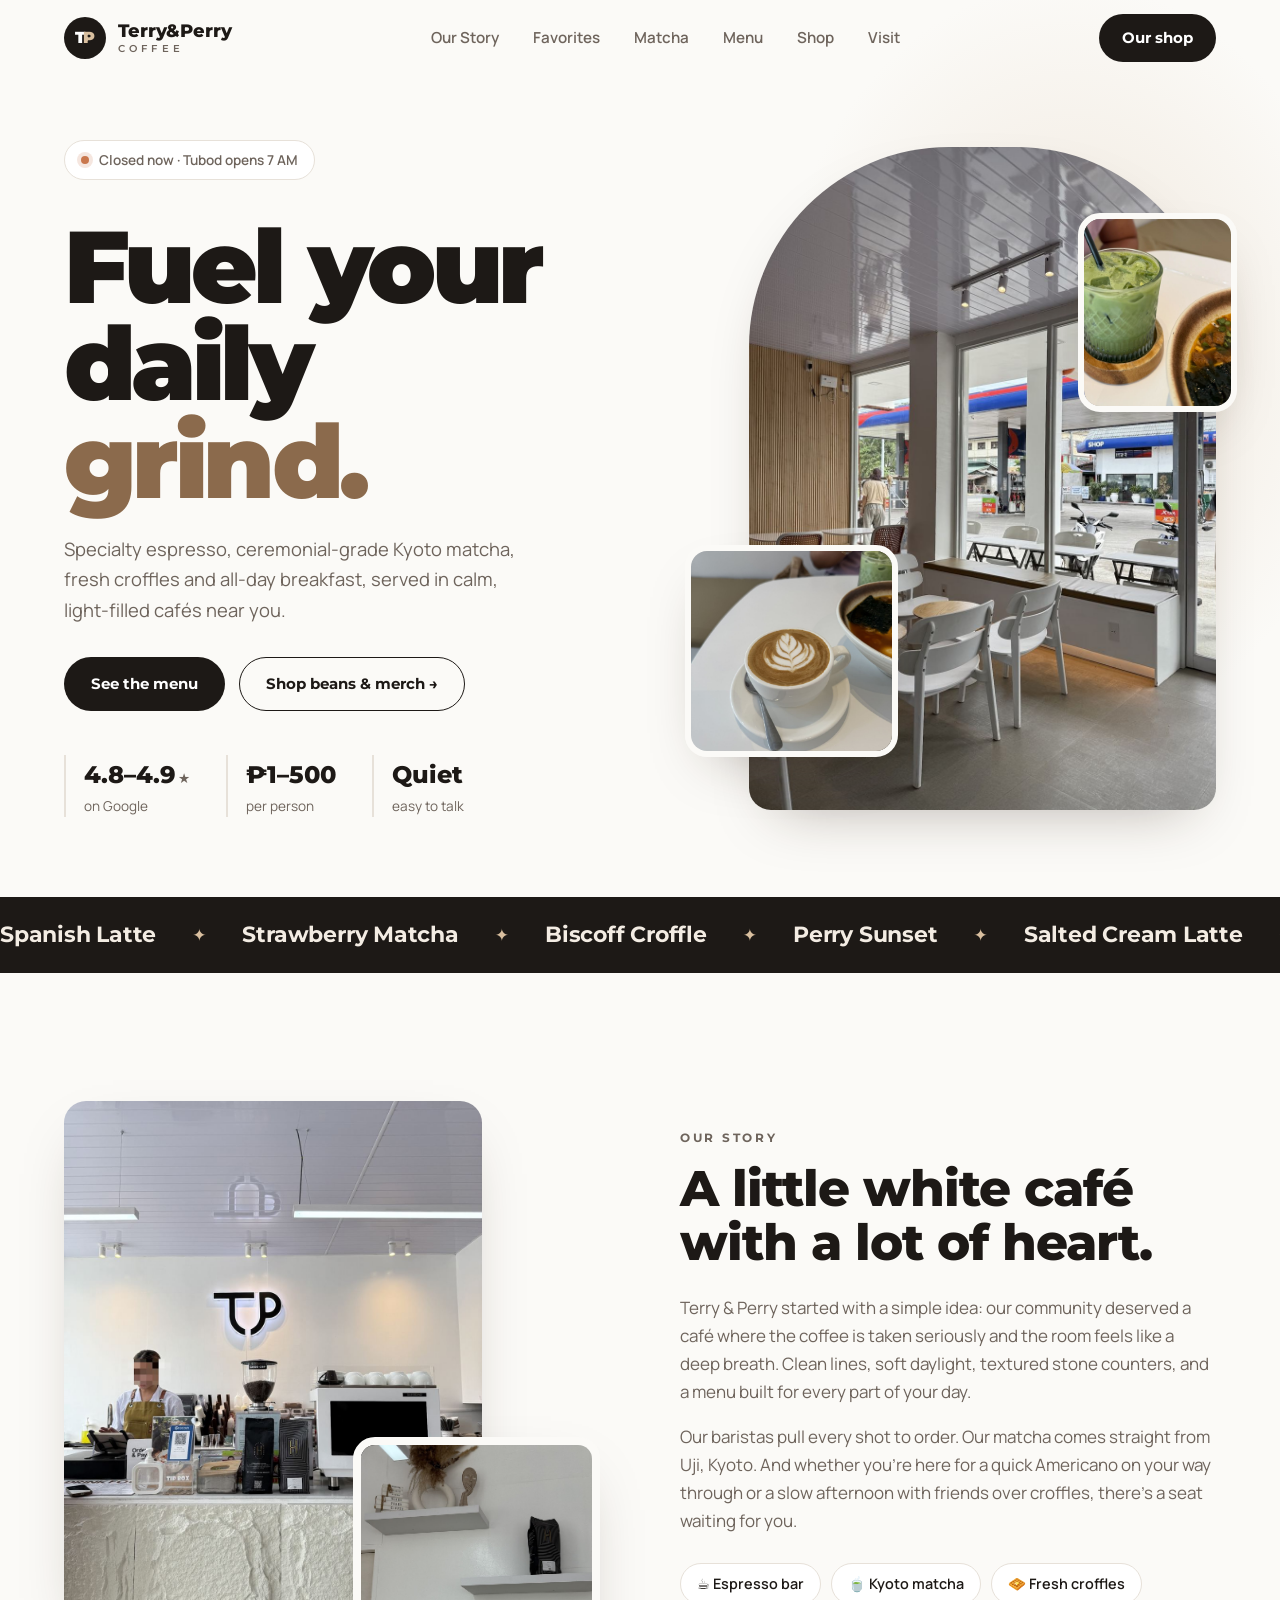
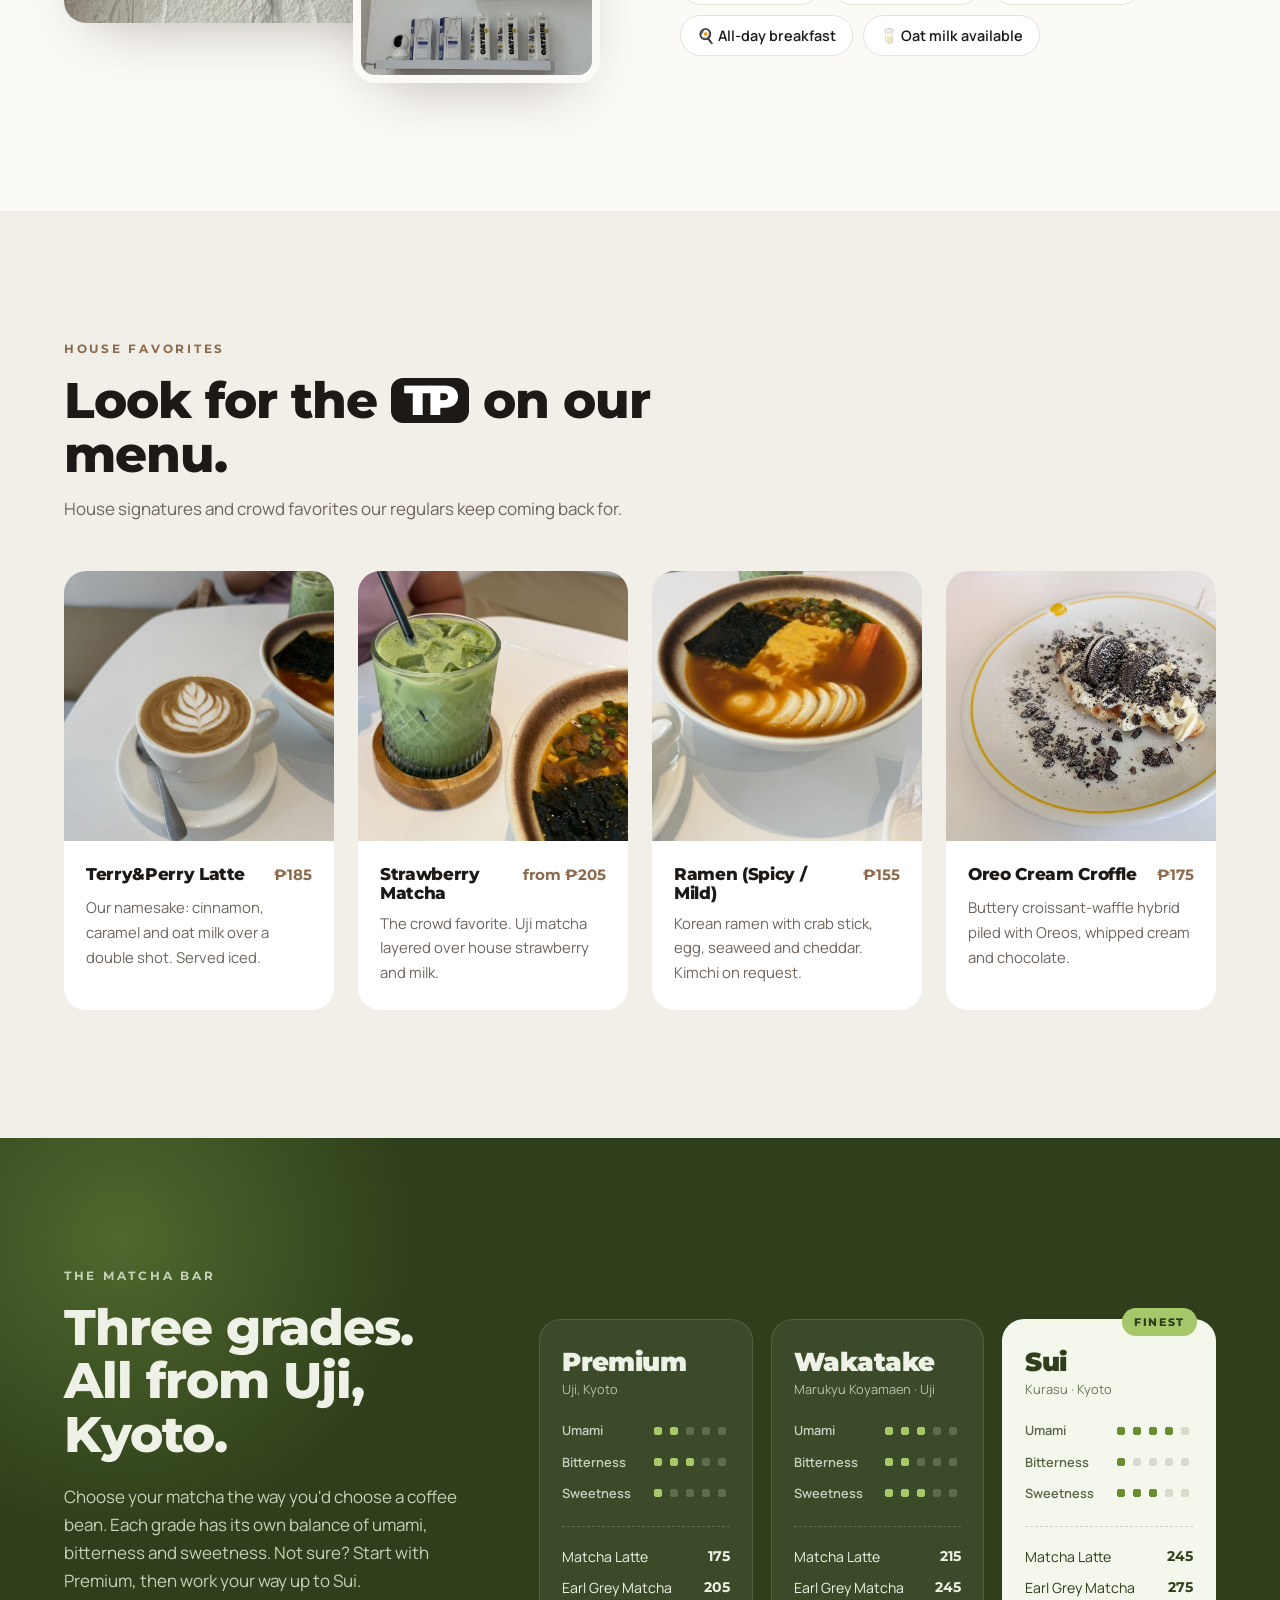
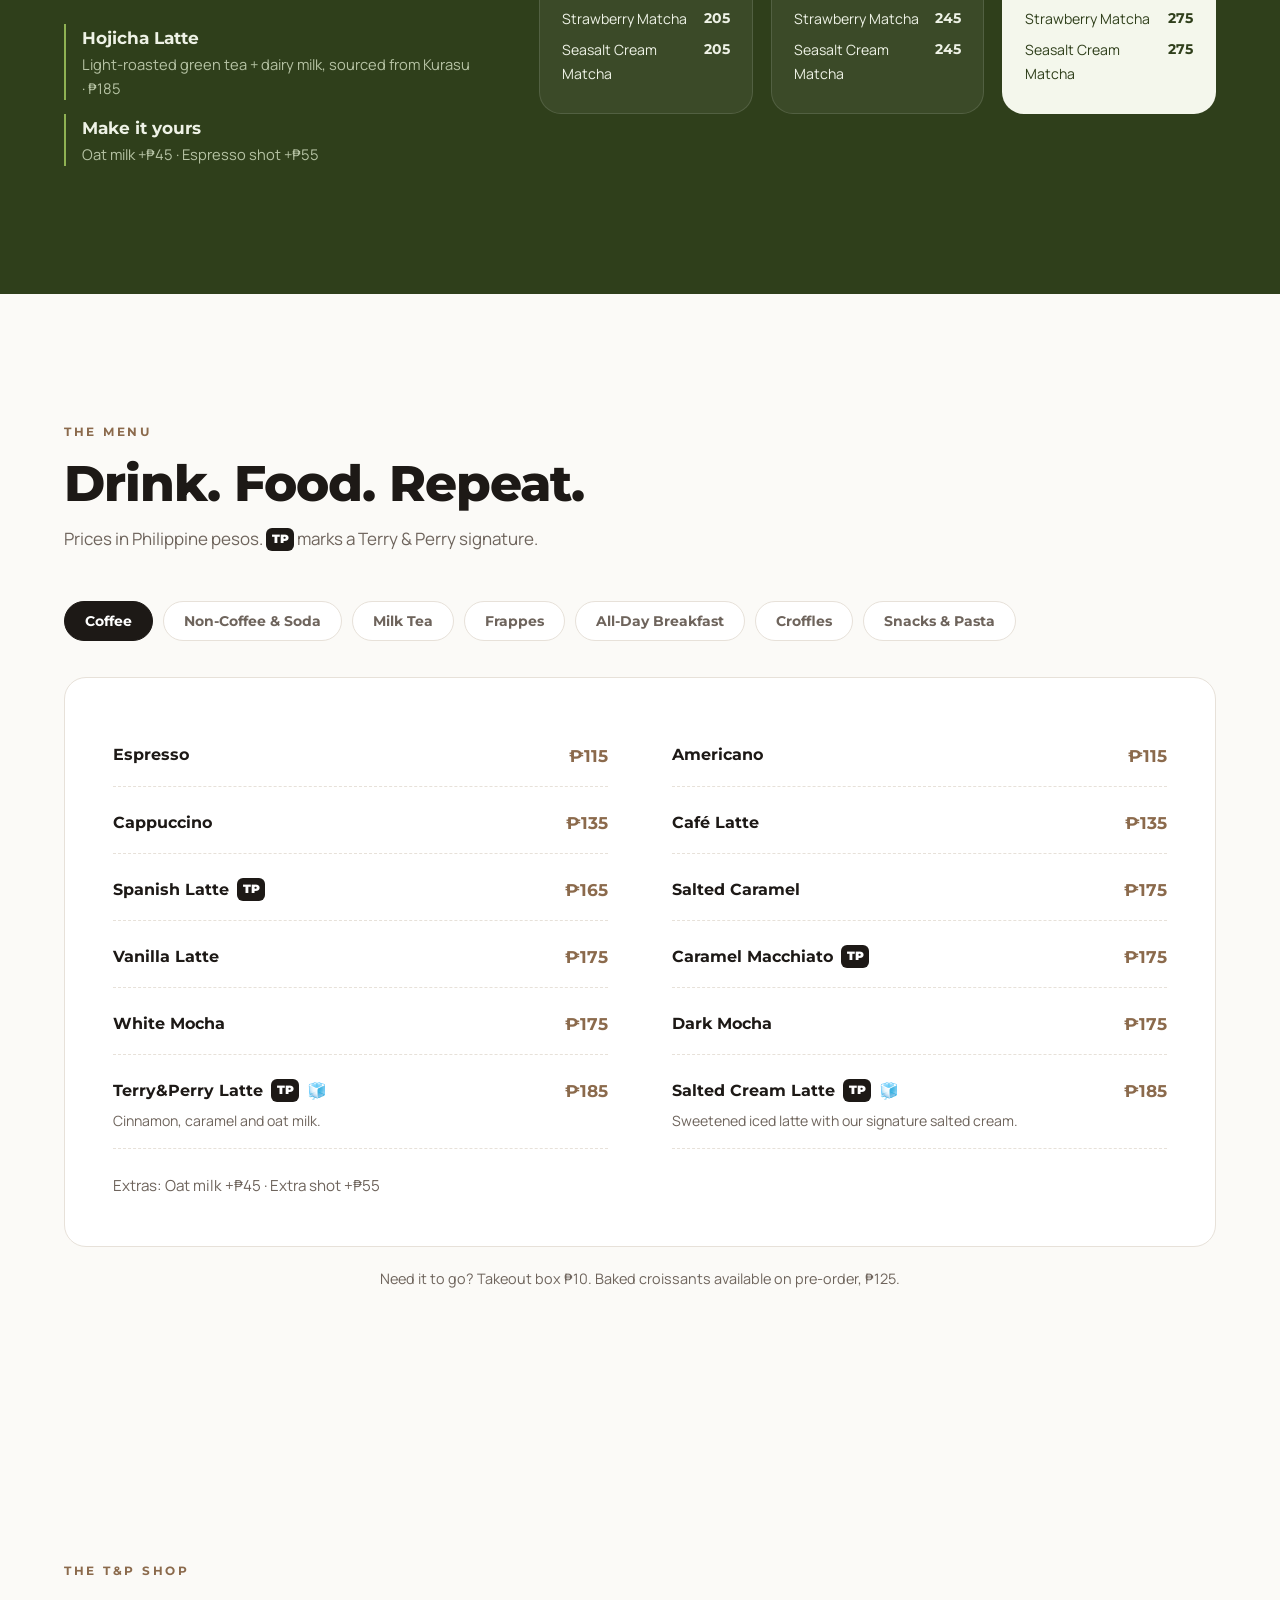
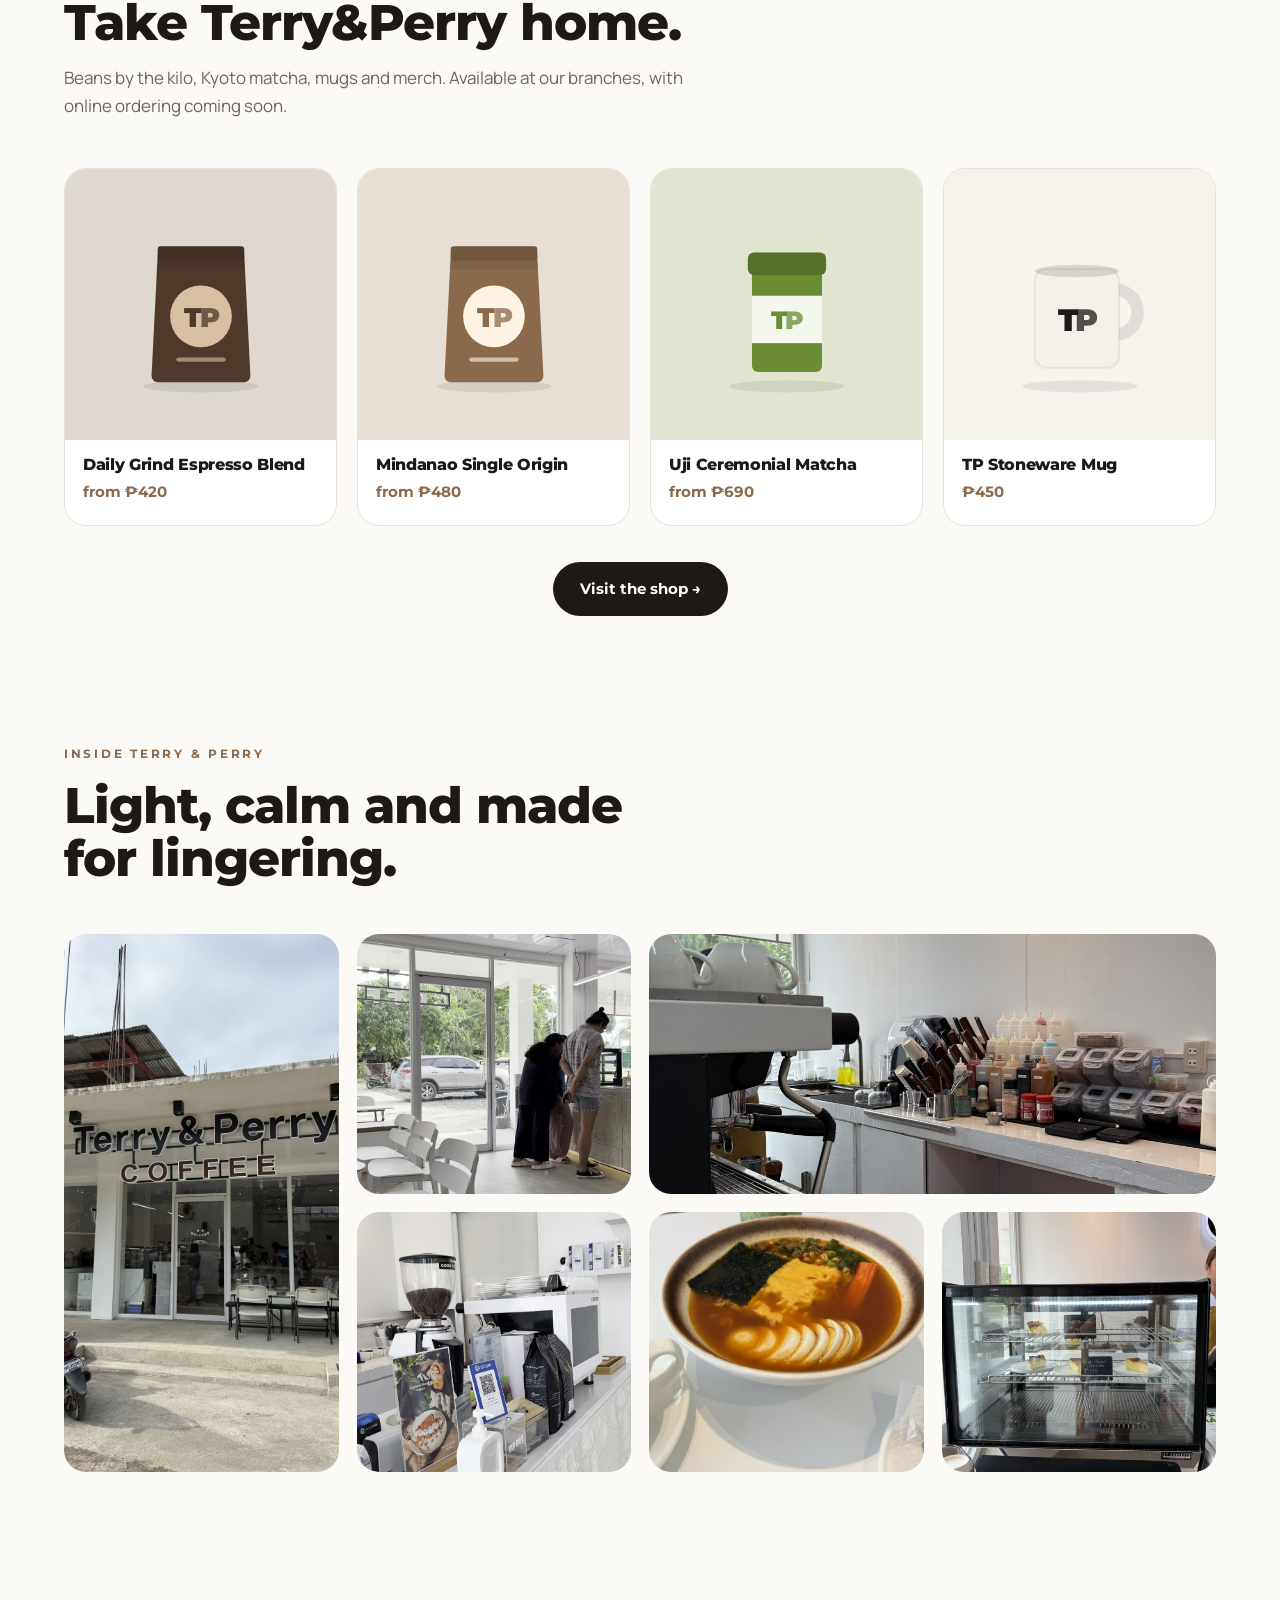
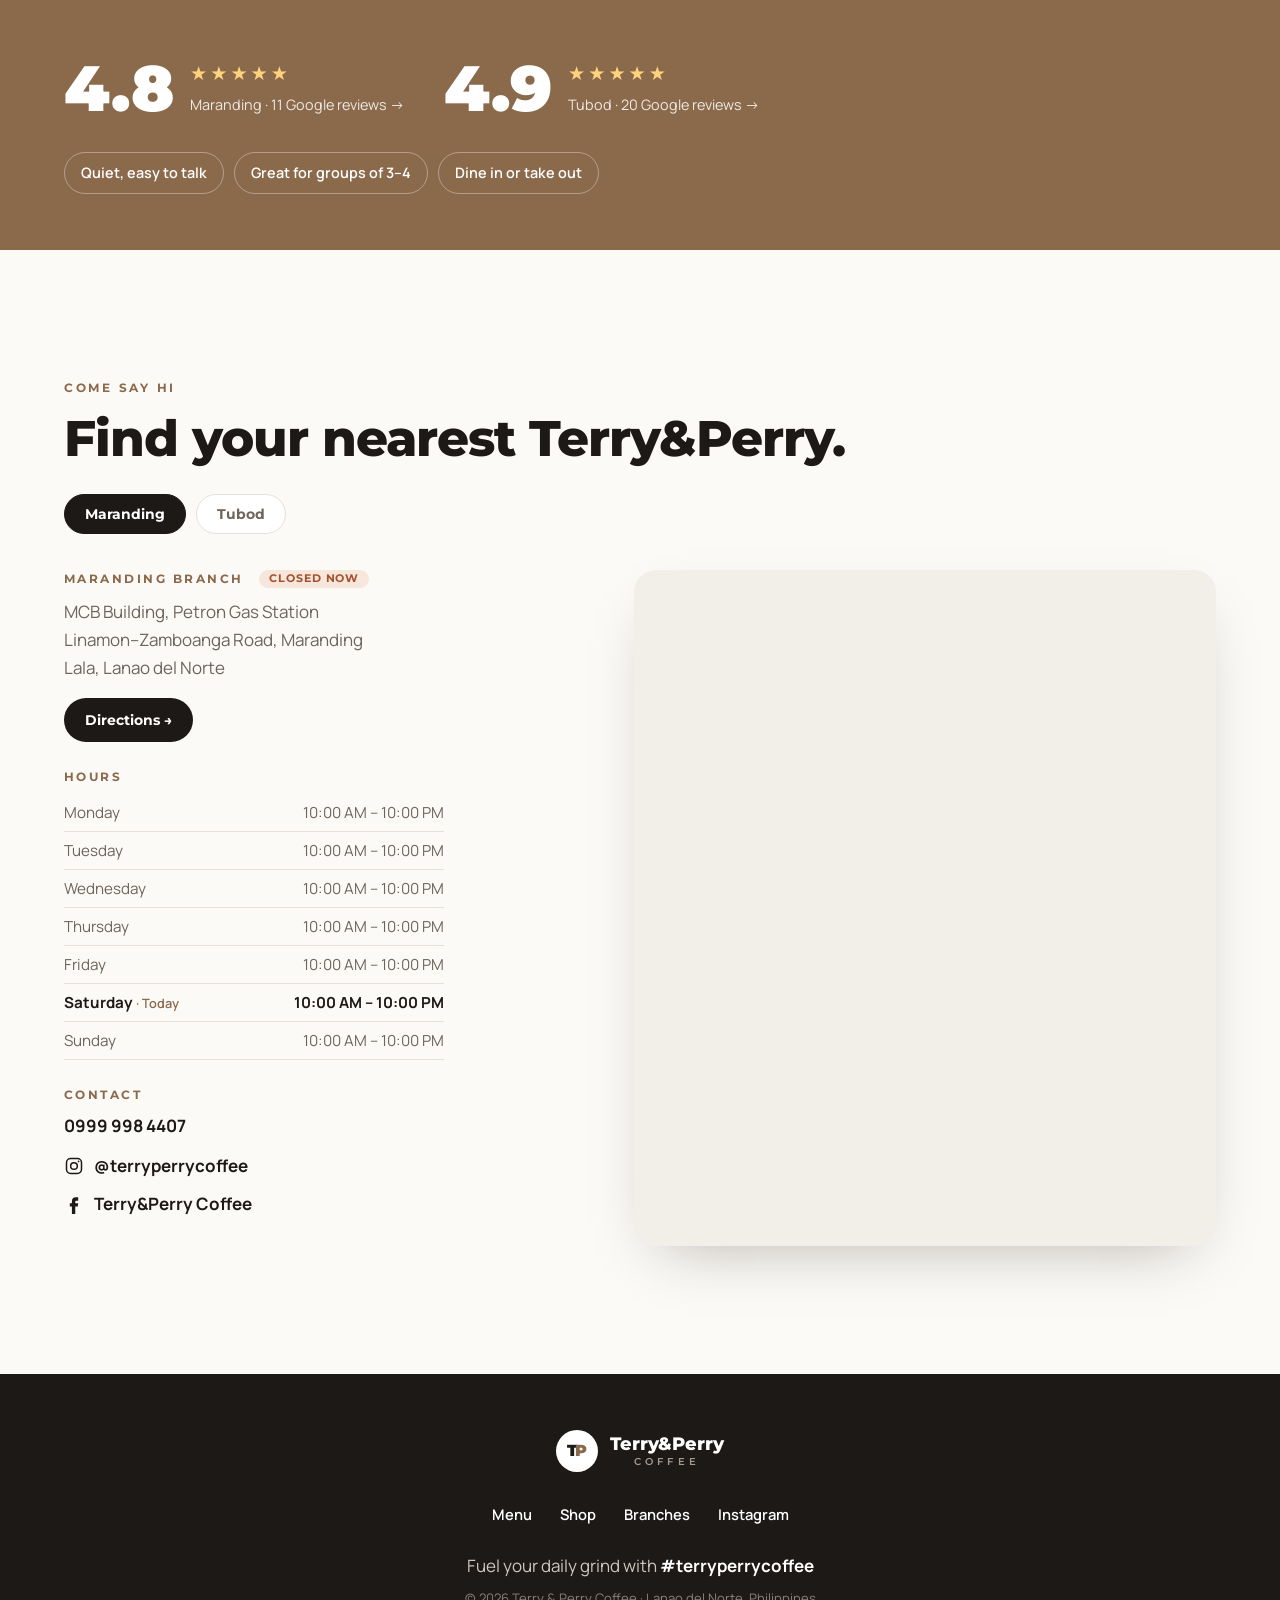
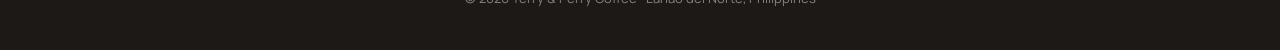
<file: index.html>
<!doctype html>
<html lang="en">
<head>
  <meta charset="utf-8">
  <meta name="viewport" content="width=device-width, initial-scale=1">
  <title>Terry &amp; Perry Coffee</title>
  <meta name="description" content="Terry & Perry Coffee — specialty coffee, Kyoto matcha, croffles and all-day breakfast across our branches in Lanao del Norte.">
  <link rel="preconnect" href="https://fonts.googleapis.com">
  <link rel="preconnect" href="https://fonts.gstatic.com" crossorigin>
  <link href="https://fonts.googleapis.com/css2?family=Montserrat:wght@500;600;700;800;900&family=Manrope:wght@400;500;600;700&display=swap" rel="stylesheet">
  <link rel="stylesheet" href="styles.css">
</head>
<body>

  <!-- ============ NAV ============ -->
  <header class="nav" id="nav">
    <div class="container nav__inner">
      <a href="#top" class="brand" aria-label="Terry & Perry Coffee home">
        <span class="brand__mark" aria-hidden="true">T<span>P</span></span>
        <span class="brand__name">Terry&amp;Perry<small>Coffee</small></span>
      </a>
      <nav class="nav__links" aria-label="Primary">
        <a href="#story">Our Story</a>
        <a href="#favorites">Favorites</a>
        <a href="#matcha">Matcha</a>
        <a href="#menu">Menu</a>
        <a href="shop.html">Shop</a>
        <a href="#visit">Visit</a>
      </nav>
      <a href="shop.html" class="btn btn--dark nav__cta">Our shop</a>
      <button class="nav__toggle" aria-label="Open menu" aria-expanded="false" aria-controls="mobileNav">
        <span></span><span></span>
      </button>
    </div>
    <div class="mobile-nav" id="mobileNav">
      <a href="#story">Our Story</a>
      <a href="#favorites">Favorites</a>
      <a href="#matcha">Matcha</a>
      <a href="#menu">Menu</a>
      <a href="#visit">Visit</a>
      <a href="shop.html" class="mobile-nav__shop">Our shop →</a>
    </div>
  </header>

  <main id="top">
    <!-- ============ HERO ============ -->
    <section class="hero">
      <div class="container hero__grid">
        <div class="hero__copy">
          <p class="eyebrow"><span class="dot"></span><span id="openStatus">2 branches · open daily</span></p>
          <h1>Fuel your<br>daily <em>grind.</em></h1>
          <p class="lead">Specialty espresso, ceremonial-grade Kyoto matcha, fresh croffles and all-day breakfast, served in calm, light-filled cafés near you.</p>
          <div class="hero__actions">
            <a href="#menu" class="btn btn--dark">See the menu</a>
            <a href="shop.html" class="btn btn--ghost">Shop beans &amp; merch →</a>
          </div>
          <ul class="hero__facts">
            <li><strong>4.8–4.9<span class="star">★</span></strong><span>on Google</span></li>
            <li><strong>₱1–500</strong><span>per person</span></li>
            <li><strong>Quiet</strong><span>easy to talk</span></li>
          </ul>
        </div>
        <div class="hero__media">
          <figure class="hero__main">
            <img src="images/interior-window.jpg" alt="Bright white interior of Terry & Perry Coffee with large windows and light wood chairs">
          </figure>
          <figure class="hero__float hero__float--a">
            <img src="images/latte.jpg" alt="Latte with rosetta latte art">
          </figure>
          <figure class="hero__float hero__float--b">
            <img src="images/iced-matcha.jpg" alt="Iced matcha latte">
          </figure>
        </div>
      </div>
    </section>

    <!-- ============ MARQUEE ============ -->
    <div class="marquee" aria-hidden="true">
      <div class="marquee__track">
        <span>Spanish Latte</span><i>✦</i><span>Strawberry Matcha</span><i>✦</i><span>Biscoff Croffle</span><i>✦</i><span>Perry Sunset</span><i>✦</i><span>Salted Cream Latte</span><i>✦</i><span>Korean Ramen</span><i>✦</i><span>Hojicha Latte</span><i>✦</i>
        <span>Spanish Latte</span><i>✦</i><span>Strawberry Matcha</span><i>✦</i><span>Biscoff Croffle</span><i>✦</i><span>Perry Sunset</span><i>✦</i><span>Salted Cream Latte</span><i>✦</i><span>Korean Ramen</span><i>✦</i><span>Hojicha Latte</span><i>✦</i>
      </div>
    </div>

    <!-- ============ STORY ============ -->
    <section class="section story" id="story">
      <div class="container story__grid">
        <div class="story__media reveal">
          <img class="story__img story__img--tall" src="images/counter.jpg" alt="Barista at the Terry & Perry counter beneath the illuminated TP logo">
          <img class="story__img story__img--small" src="images/shelf.jpg" alt="Minimal white shelves with pampas grass and oat milk cartons">
        </div>
        <div class="story__copy reveal">
          <p class="kicker">Our story</p>
          <h2>A little white café with a lot of heart.</h2>
          <p>Terry &amp; Perry started with a simple idea: our community deserved a café where the coffee is taken seriously and the room feels like a deep breath. Clean lines, soft daylight, textured stone counters, and a menu built for every part of your day.</p>
          <p>Our baristas pull every shot to order. Our matcha comes straight from Uji, Kyoto. And whether you're here for a quick Americano on your way through or a slow afternoon with friends over croffles, there's a seat waiting for you.</p>
          <div class="story__pills">
            <span>☕ Espresso bar</span>
            <span>🍵 Kyoto matcha</span>
            <span>🧇 Fresh croffles</span>
            <span>🍳 All-day breakfast</span>
            <span>🥛 Oat milk available</span>
          </div>
        </div>
      </div>
    </section>

    <!-- ============ FAVORITES ============ -->
    <section class="section favorites" id="favorites">
      <div class="container">
        <div class="section__head reveal">
          <p class="kicker">House favorites</p>
          <h2>Look for the <span class="tp-badge">TP</span> on our menu.</h2>
          <p class="section__sub">House signatures and crowd favorites our regulars keep coming back for.</p>
        </div>
        <div class="fav-grid">
          <article class="fav reveal">
            <div class="fav__img"><img src="images/latte.jpg" alt="Hot latte with latte art" loading="lazy"></div>
            <div class="fav__body">
              <div class="fav__top"><h3>Terry&amp;Perry Latte</h3><span class="price">₱185</span></div>
              <p>Our namesake: cinnamon, caramel and oat milk over a double shot. Served iced.</p>
            </div>
          </article>
          <article class="fav reveal">
            <div class="fav__img"><img src="images/iced-matcha.jpg" alt="Iced strawberry matcha" loading="lazy"></div>
            <div class="fav__body">
              <div class="fav__top"><h3>Strawberry Matcha</h3><span class="price">from ₱205</span></div>
              <p>The crowd favorite. Uji matcha layered over house strawberry and milk.</p>
            </div>
          </article>
          <article class="fav reveal">
            <div class="fav__img"><img src="images/ramen.jpg" alt="Korean ramen with egg, crab stick, seaweed and cheese" loading="lazy"></div>
            <div class="fav__body">
              <div class="fav__top"><h3>Ramen (Spicy / Mild)</h3><span class="price">₱155</span></div>
              <p>Korean ramen with crab stick, egg, seaweed and cheddar. Kimchi on request.</p>
            </div>
          </article>
          <article class="fav reveal">
            <!-- TEMPORARY photo: CC0, Wikimedia Commons "Oreo Croffle - Fluffy Fluffy Dessert Cafe". Replace with a Terry & Perry shot. -->
            <div class="fav__img"><img src="images/croffle-temp.jpg" alt="Oreo cream croffle dusted with cookie crumbs" loading="lazy"></div>
            <div class="fav__body">
              <div class="fav__top"><h3>Oreo Cream Croffle</h3><span class="price">₱175</span></div>
              <p>Buttery croissant-waffle hybrid piled with Oreos, whipped cream and chocolate.</p>
            </div>
          </article>
        </div>
      </div>
    </section>

    <!-- ============ MATCHA ============ -->
    <section class="section matcha" id="matcha">
      <div class="container matcha__grid">
        <div class="matcha__intro reveal">
          <p class="kicker kicker--light">The matcha bar</p>
          <h2>Three grades.<br>All from Uji, Kyoto.</h2>
          <p>Choose your matcha the way you'd choose a coffee bean. Each grade has its own balance of umami, bitterness and sweetness. Not sure? Start with Premium, then work your way up to Sui.</p>
          <div class="matcha__extras">
            <div><strong>Hojicha Latte</strong><span>Light-roasted green tea + dairy milk, sourced from Kurasu · ₱185</span></div>
            <div><strong>Make it yours</strong><span>Oat milk +₱45 · Espresso shot +₱55</span></div>
          </div>
        </div>

        <div class="matcha__table reveal" role="region" aria-label="Matcha grades comparison">
          <div class="grades">
            <div class="grade">
              <h3>Premium</h3>
              <p class="grade__src">Uji, Kyoto</p>
              <dl class="notes">
                <div><dt>Umami</dt><dd><i class="meter" style="--v:2"></i></dd></div>
                <div><dt>Bitterness</dt><dd><i class="meter" style="--v:3"></i></dd></div>
                <div><dt>Sweetness</dt><dd><i class="meter" style="--v:1"></i></dd></div>
              </dl>
              <ul class="grade__prices">
                <li><span>Matcha Latte</span><b>175</b></li>
                <li><span>Earl Grey Matcha</span><b>205</b></li>
                <li><span>Strawberry Matcha</span><b>205</b></li>
                <li><span>Seasalt Cream Matcha</span><b>205</b></li>
              </ul>
            </div>
            <div class="grade">
              <h3>Wakatake</h3>
              <p class="grade__src">Marukyu Koyamaen · Uji</p>
              <dl class="notes">
                <div><dt>Umami</dt><dd><i class="meter" style="--v:3"></i></dd></div>
                <div><dt>Bitterness</dt><dd><i class="meter" style="--v:2"></i></dd></div>
                <div><dt>Sweetness</dt><dd><i class="meter" style="--v:3"></i></dd></div>
              </dl>
              <ul class="grade__prices">
                <li><span>Matcha Latte</span><b>215</b></li>
                <li><span>Earl Grey Matcha</span><b>245</b></li>
                <li><span>Strawberry Matcha</span><b>245</b></li>
                <li><span>Seasalt Cream Matcha</span><b>245</b></li>
              </ul>
            </div>
            <div class="grade grade--top">
              <span class="grade__tag">Finest</span>
              <h3>Sui</h3>
              <p class="grade__src">Kurasu · Kyoto</p>
              <dl class="notes">
                <div><dt>Umami</dt><dd><i class="meter" style="--v:4"></i></dd></div>
                <div><dt>Bitterness</dt><dd><i class="meter" style="--v:1"></i></dd></div>
                <div><dt>Sweetness</dt><dd><i class="meter" style="--v:3"></i></dd></div>
              </dl>
              <ul class="grade__prices">
                <li><span>Matcha Latte</span><b>245</b></li>
                <li><span>Earl Grey Matcha</span><b>275</b></li>
                <li><span>Strawberry Matcha</span><b>275</b></li>
                <li><span>Seasalt Cream Matcha</span><b>275</b></li>
              </ul>
            </div>
          </div>
        </div>
      </div>
    </section>

    <!-- ============ MENU ============ -->
    <section class="section menu" id="menu">
      <div class="container">
        <div class="section__head reveal">
          <p class="kicker">The menu</p>
          <h2>Drink. Food. Repeat.</h2>
          <p class="section__sub">Prices in Philippine pesos. <span class="tp-badge tp-badge--sm">TP</span> marks a Terry &amp; Perry signature.</p>
        </div>
        <div class="tabs" role="tablist" aria-label="Menu categories" id="menuTabs"></div>
        <div class="menu__panel" id="menuPanel" role="tabpanel" aria-live="polite"></div>
        <p class="menu__note">Need it to go? Takeout box ₱10. Baked croissants available on pre-order, ₱125.</p>
      </div>
    </section>

    <!-- ============ SHOP TEASER ============ -->
    <section class="section shop-teaser" id="shop">
      <div class="container">
        <div class="section__head reveal">
          <p class="kicker">The T&amp;P shop</p>
          <h2>Take Terry&amp;Perry home.</h2>
          <p class="section__sub">Beans by the kilo, Kyoto matcha, mugs and merch. Available at our branches, with online ordering coming soon.</p>
        </div>
        <div class="feat-grid">
          <a class="feat" href="shop.html#coffee-beans">
            <div class="feat__art" style="--art-bg:#4e392a"><svg viewBox="0 0 200 200" role="img" aria-label="Daily Grind Espresso Blend" xmlns="http://www.w3.org/2000/svg"> <ellipse cx="100" cy="180" rx="56" ry="6" fill="#000" opacity=".08"/> <path d="M58 52 h84 l6 118 a6 6 0 0 1 -6 6 h-84 a6 6 0 0 1 -6 -6z" fill="#4e392a"/> <rect x="58" y="44" width="84" height="14" rx="3" fill="#4e392a"/> <rect x="58" y="44" width="84" height="14" rx="3" fill="#000" opacity=".18"/> <path d="M58 58 h84 l1 8 h-86z" fill="#000" opacity=".08"/> <circle cx="100" cy="112" r="30" fill="#d9bf9f"/> <text x="100" y="122" text-anchor="middle" font-family="Montserrat, sans-serif" font-weight="900" font-size="26" letter-spacing="-2.08" fill="#4e392a">T<tspan opacity=".75">P</tspan></text> <rect x="76" y="152" width="48" height="4" rx="2" fill="#d9bf9f" opacity=".6"/></svg></div>
            <div class="feat__body"><h3>Daily Grind Espresso Blend</h3><span class="price">from ₱420</span></div>
          </a>
          <a class="feat" href="shop.html#coffee-beans">
            <div class="feat__art" style="--art-bg:#8b6a4c"><svg viewBox="0 0 200 200" role="img" aria-label="Mindanao Single Origin" xmlns="http://www.w3.org/2000/svg"> <ellipse cx="100" cy="180" rx="56" ry="6" fill="#000" opacity=".08"/> <path d="M58 52 h84 l6 118 a6 6 0 0 1 -6 6 h-84 a6 6 0 0 1 -6 -6z" fill="#8b6a4c"/> <rect x="58" y="44" width="84" height="14" rx="3" fill="#8b6a4c"/> <rect x="58" y="44" width="84" height="14" rx="3" fill="#000" opacity=".18"/> <path d="M58 58 h84 l1 8 h-86z" fill="#000" opacity=".08"/> <circle cx="100" cy="112" r="30" fill="#fff3e3"/> <text x="100" y="122" text-anchor="middle" font-family="Montserrat, sans-serif" font-weight="900" font-size="26" letter-spacing="-2.08" fill="#8b6a4c">T<tspan opacity=".75">P</tspan></text> <rect x="76" y="152" width="48" height="4" rx="2" fill="#fff3e3" opacity=".6"/></svg></div>
            <div class="feat__body"><h3>Mindanao Single Origin</h3><span class="price">from ₱480</span></div>
          </a>
          <a class="feat" href="shop.html#matcha-tea">
            <div class="feat__art" style="--art-bg:#6a8d34"><svg viewBox="0 0 200 200" role="img" aria-label="Uji Ceremonial Matcha" xmlns="http://www.w3.org/2000/svg"> <ellipse cx="100" cy="180" rx="56" ry="6" fill="#000" opacity=".08"/> <rect x="66" y="62" width="68" height="104" rx="6" fill="#6a8d34"/> <rect x="62" y="50" width="76" height="22" rx="6" fill="#6a8d34"/> <rect x="62" y="50" width="76" height="22" rx="6" fill="#000" opacity=".2"/> <rect x="66" y="92" width="68" height="46" fill="#f4f7ec"/> <text x="100" y="124" text-anchor="middle" font-family="Montserrat, sans-serif" font-weight="900" font-size="24" letter-spacing="-1.92" fill="#6a8d34">T<tspan opacity=".75">P</tspan></text></svg></div>
            <div class="feat__body"><h3>Uji Ceremonial Matcha</h3><span class="price">from ₱690</span></div>
          </a>
          <a class="feat" href="shop.html#drinkware">
            <div class="feat__art" style="--art-bg:#f3efe9"><svg viewBox="0 0 200 200" role="img" aria-label="TP Stoneware Mug" xmlns="http://www.w3.org/2000/svg"> <ellipse cx="100" cy="180" rx="56" ry="6" fill="#000" opacity=".08"/> <path d="M134 86 a22 22 0 0 1 0 44" fill="none" stroke="#f3efe9" stroke-width="12"/> <path d="M134 86 a22 22 0 0 1 0 44" fill="none" stroke="#000" stroke-opacity=".08" stroke-width="12"/> <rect x="56" y="66" width="82" height="96" rx="12" fill="#f3efe9"/> <rect x="56" y="66" width="82" height="96" rx="12" fill="none" stroke="#000" stroke-opacity=".06" stroke-width="2"/> <ellipse cx="97" cy="68" rx="41" ry="6" fill="#000" opacity=".12"/> <text x="97" y="126" text-anchor="middle" font-family="Montserrat, sans-serif" font-weight="900" font-size="30" letter-spacing="-2.4" fill="#1d1916">T<tspan opacity=".75">P</tspan></text></svg></div>
            <div class="feat__body"><h3>TP Stoneware Mug</h3><span class="price">₱450</span></div>
          </a>
        </div>
        <div class="shop-teaser__foot"><a href="shop.html" class="btn btn--dark">Visit the shop →</a></div>
      </div>
    </section>

    <!-- ============ GALLERY ============ -->
    <section class="section gallery" id="gallery">
      <div class="container">
        <div class="section__head reveal">
          <p class="kicker">Inside Terry &amp; Perry</p>
          <h2>Light, calm and made for lingering.</h2>
        </div>
        <div class="gallery__grid">
          <figure class="g g--1 reveal"><img src="images/storefront.jpg" alt="Terry & Perry Coffee storefront with outdoor seating" loading="lazy"></figure>
          <figure class="g g--2 reveal"><img src="images/interior-seating.jpg" alt="White chairs and round tables near the glass entrance" loading="lazy"></figure>
          <figure class="g g--3 reveal"><img src="images/espresso-bar.jpg" alt="Espresso bar with backlit TP logo" loading="lazy"></figure>
          <figure class="g g--4 reveal"><img src="images/coffee-station.jpg" alt="Coffee grinder and brewing station" loading="lazy"></figure>
          <figure class="g g--5 reveal"><img src="images/ramen.jpg" alt="Bowl of ramen with nori and egg" loading="lazy"></figure>
          <figure class="g g--6 reveal"><img src="images/pastries.jpg" alt="Display case with cakes and pastries" loading="lazy"></figure>
        </div>
      </div>
    </section>

    <!-- ============ REVIEW BAND ============ -->
    <section class="rating-band">
      <div class="container rating-band__inner reveal">
        <div class="rating-band__scores" id="ratingScores"><!-- filled from BRANCHES in script.js --></div>
        <ul class="rating-band__tags" aria-label="What guests mention">
          <li>Quiet, easy to talk</li>
          <li>Great for groups of 3–4</li>
          <li>Dine in or take out</li>
        </ul>
      </div>
    </section>

    <!-- ============ VISIT ============ -->
    <section class="section visit" id="visit">
      <div class="container">
        <div class="visit__head reveal">
          <p class="kicker">Come say hi</p>
          <h2>Find your nearest Terry&amp;Perry.</h2>
          <div class="tabs" role="tablist" aria-label="Branches" id="branchTabs"></div>
        </div>
        <div class="visit__grid reveal">
          <div class="visit__info">
            <div id="branchInfo" aria-live="polite"><!-- filled from BRANCHES in script.js --></div>
            <div class="info-block">
              <h3>Contact</h3>
              <p><a href="tel:+639999984407">0999 998 4407</a></p>
              <div class="socials">
                <a href="https://www.instagram.com/terryperrycoffee/" target="_blank" rel="noopener" aria-label="Instagram">
                  <svg viewBox="0 0 24 24" width="20" height="20" fill="none" stroke="currentColor" stroke-width="1.8"><rect x="3" y="3" width="18" height="18" rx="5"/><circle cx="12" cy="12" r="4"/><circle cx="17.5" cy="6.5" r="1" fill="currentColor" stroke="none"/></svg>
                  @terryperrycoffee
                </a>
                <a href="https://www.facebook.com/search/top?q=Terry%26Perry%20Coffee" target="_blank" rel="noopener" aria-label="Facebook">
                  <svg viewBox="0 0 24 24" width="20" height="20" fill="currentColor"><path d="M14 8h3V4h-3c-2.8 0-4.5 1.8-4.5 4.6V11H7v4h2.5v9h4v-9h3l.5-4h-3.5V9c0-.6.4-1 1-1z"/></svg>
                  Terry&amp;Perry Coffee
                </a>
              </div>
            </div>
          </div>
          <div class="visit__map">
            <iframe id="branchMap" title="Map of the selected Terry & Perry branch" loading="lazy" referrerpolicy="no-referrer-when-downgrade"></iframe>
          </div>
        </div>
      </div>
    </section>
  </main>

  <!-- ============ FOOTER ============ -->
  <footer class="footer">
    <div class="container footer__inner">
      <div class="brand brand--footer">
        <span class="brand__mark" aria-hidden="true">T<span>P</span></span>
        <span class="brand__name">Terry&amp;Perry<small>Coffee</small></span>
      </div>
      <nav class="footer__links" aria-label="Footer">
        <a href="#menu">Menu</a>
        <a href="shop.html">Shop</a>
        <a href="#visit">Branches</a>
        <a href="https://www.instagram.com/terryperrycoffee/" target="_blank" rel="noopener">Instagram</a>
      </nav>
      <p class="footer__tag">Fuel your daily grind with <strong>#terryperrycoffee</strong></p>
      <p class="footer__copy">© <span id="year"></span> Terry &amp; Perry Coffee · Lanao del Norte, Philippines</p>
    </div>
  </footer>

  <script src="script.js"></script>
</body>
</html>
</file>
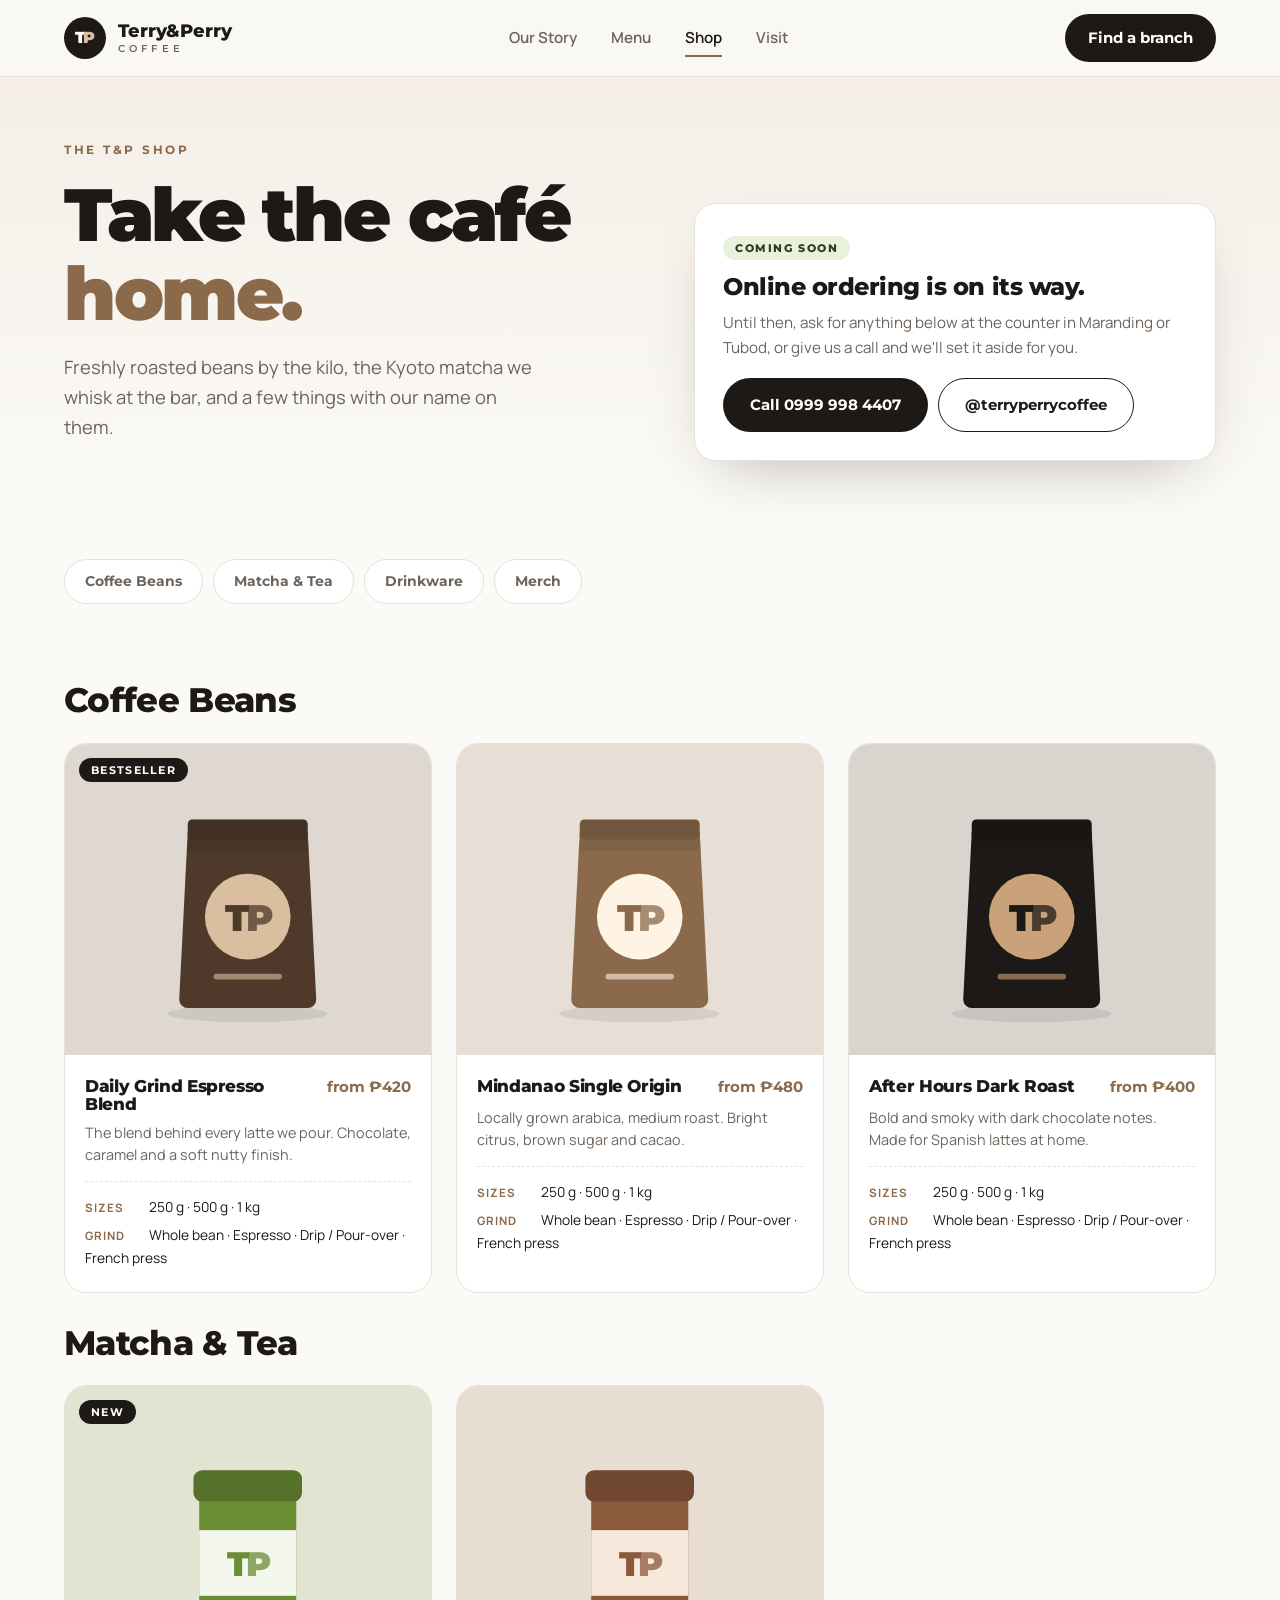
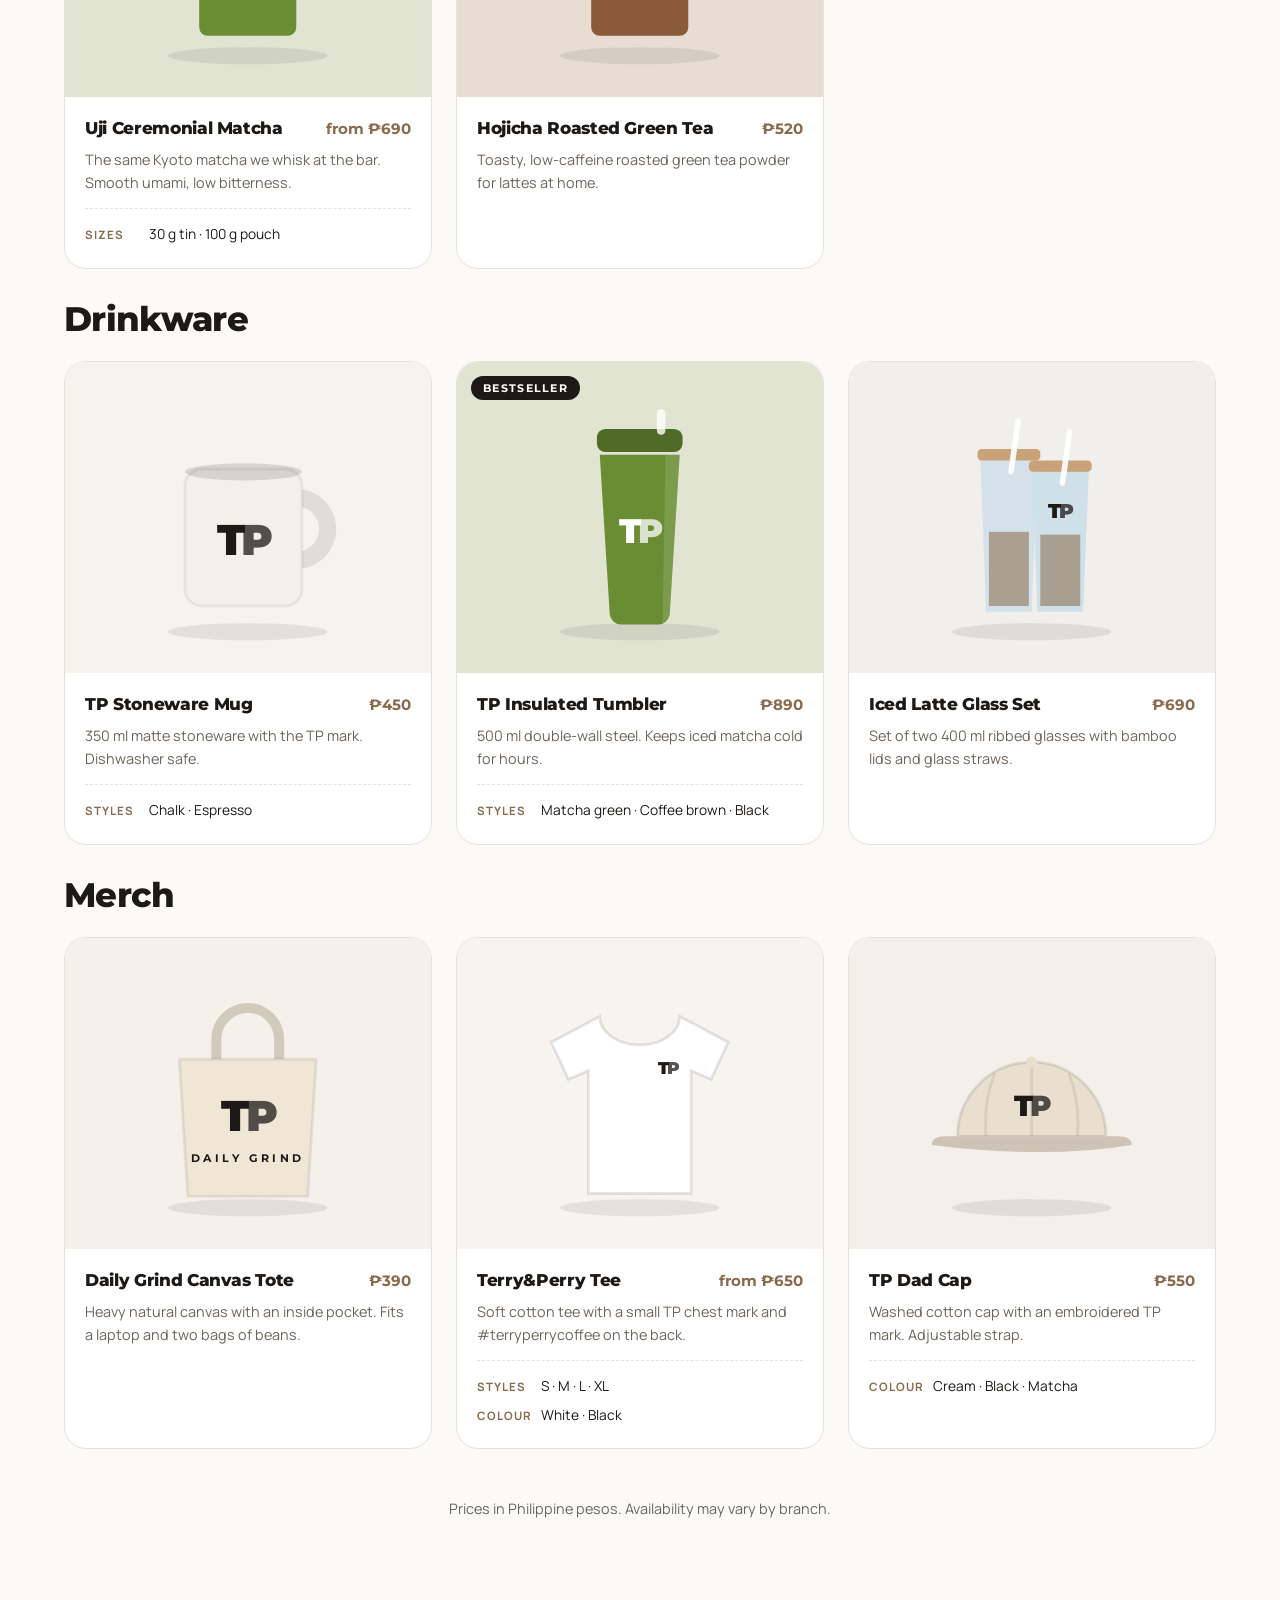
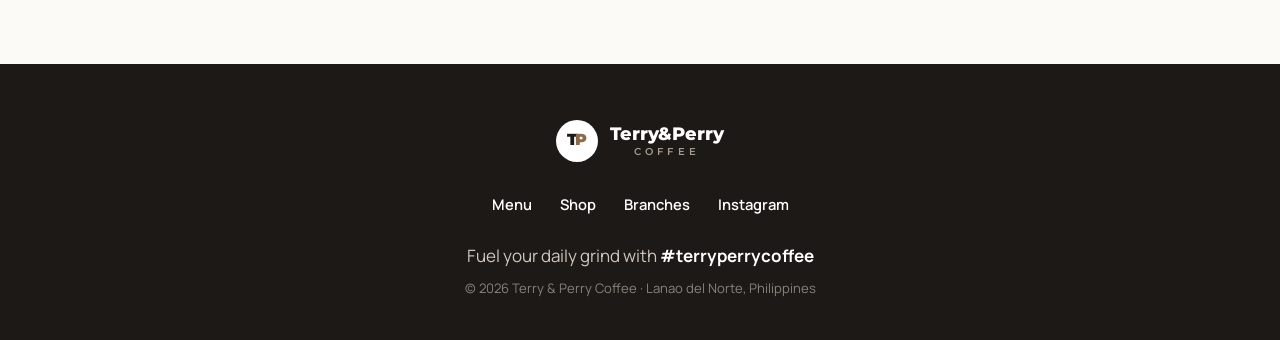
<file: shop.html>
<!doctype html>
<html lang="en">
<head>
  <meta charset="utf-8">
  <meta name="viewport" content="width=device-width, initial-scale=1">
  <title>Shop · Terry &amp; Perry Coffee</title>
  <meta name="description" content="Terry & Perry coffee beans by the kilo, Kyoto matcha, mugs, tumblers and merch. Online ordering coming soon.">
  <link rel="preconnect" href="https://fonts.googleapis.com">
  <link rel="preconnect" href="https://fonts.gstatic.com" crossorigin>
  <link href="https://fonts.googleapis.com/css2?family=Montserrat:wght@500;600;700;800;900&family=Manrope:wght@400;500;600;700&display=swap" rel="stylesheet">
  <link rel="stylesheet" href="styles.css">
</head>
<body>
  <!-- Static demo of the shop: catalogue only, no cart or checkout. -->
  <header class="nav is-scrolled" id="nav">
    <div class="container nav__inner">
      <a href="index.html" class="brand" aria-label="Terry & Perry Coffee home">
        <span class="brand__mark" aria-hidden="true">T<span>P</span></span>
        <span class="brand__name">Terry&amp;Perry<small>Coffee</small></span>
      </a>
      <nav class="nav__links" aria-label="Primary">
        <a href="index.html#story">Our Story</a>
        <a href="index.html#menu">Menu</a>
        <a href="shop.html" aria-current="page">Shop</a>
        <a href="index.html#visit">Visit</a>
      </nav>
      <a href="index.html#visit" class="btn btn--dark nav__cta">Find a branch</a>
      <button class="nav__toggle" aria-label="Open menu" aria-expanded="false" aria-controls="mobileNav">
        <span></span><span></span>
      </button>
    </div>
    <div class="mobile-nav" id="mobileNav">
      <a href="index.html#story">Our Story</a>
      <a href="index.html#menu">Menu</a>
      <a href="shop.html">Shop</a>
      <a href="index.html#visit">Visit</a>
    </div>
  </header>

  <main>
    <section class="shop-hero">
      <div class="container shop-hero__inner">
        <div>
          <p class="kicker">The T&amp;P shop</p>
          <h1>Take the café <em>home.</em></h1>
          <p class="lead">Freshly roasted beans by the kilo, the Kyoto matcha we whisk at the bar, and a few things with our name on them.</p>
        </div>
        <div class="shop-notice">
          <span class="shop-notice__tag">Coming soon</span>
          <h2>Online ordering is on its way.</h2>
          <p>Until then, ask for anything below at the counter in Maranding or Tubod, or give us a call and we'll set it aside for you.</p>
          <div class="shop-notice__actions">
            <a class="btn btn--dark" href="tel:+639999984407">Call 0999 998 4407</a>
            <a class="btn btn--ghost" href="https://www.instagram.com/terryperrycoffee/" target="_blank" rel="noopener">@terryperrycoffee</a>
          </div>
        </div>
      </div>
    </section>

    <div class="section shop">
      <div class="container">
        <nav class="tabs" aria-label="Product categories">
          <a class="tab" href="#coffee-beans">Coffee Beans</a>
          <a class="tab" href="#matcha-tea">Matcha &amp; Tea</a>
          <a class="tab" href="#drinkware">Drinkware</a>
          <a class="tab" href="#merch">Merch</a>
        </nav>

      <section class="shop-cat" id="coffee-beans">
        <h2>Coffee Beans</h2>
        <div class="product-grid">
          <article class="pc">
            <div class="pc__art" style="--art-bg:#4e392a">
              <span class="pc__badge">Bestseller</span>
              <svg viewBox="0 0 200 200" role="img" aria-label="Daily Grind Espresso Blend" xmlns="http://www.w3.org/2000/svg"> <ellipse cx="100" cy="180" rx="56" ry="6" fill="#000" opacity=".08"/> <path d="M58 52 h84 l6 118 a6 6 0 0 1 -6 6 h-84 a6 6 0 0 1 -6 -6z" fill="#4e392a"/> <rect x="58" y="44" width="84" height="14" rx="3" fill="#4e392a"/> <rect x="58" y="44" width="84" height="14" rx="3" fill="#000" opacity=".18"/> <path d="M58 58 h84 l1 8 h-86z" fill="#000" opacity=".08"/> <circle cx="100" cy="112" r="30" fill="#d9bf9f"/> <text x="100" y="122" text-anchor="middle" font-family="Montserrat, sans-serif" font-weight="900" font-size="26" letter-spacing="-2.08" fill="#4e392a">T<tspan opacity=".75">P</tspan></text> <rect x="76" y="152" width="48" height="4" rx="2" fill="#d9bf9f" opacity=".6"/></svg>
            </div>
            <div class="pc__body">
              <div class="pc__top"><h3>Daily Grind Espresso Blend</h3><span class="price">from ₱420</span></div>
              <p class="pc__desc">The blend behind every latte we pour. Chocolate, caramel and a soft nutty finish.</p>
              <ul class="pc__opts"><li><span>Sizes</span>250 g · 500 g · 1 kg</li><li><span>Grind</span>Whole bean · Espresso · Drip / Pour-over · French press</li></ul>
            </div>
          </article>
          <article class="pc">
            <div class="pc__art" style="--art-bg:#8b6a4c">
              
              <svg viewBox="0 0 200 200" role="img" aria-label="Mindanao Single Origin" xmlns="http://www.w3.org/2000/svg"> <ellipse cx="100" cy="180" rx="56" ry="6" fill="#000" opacity=".08"/> <path d="M58 52 h84 l6 118 a6 6 0 0 1 -6 6 h-84 a6 6 0 0 1 -6 -6z" fill="#8b6a4c"/> <rect x="58" y="44" width="84" height="14" rx="3" fill="#8b6a4c"/> <rect x="58" y="44" width="84" height="14" rx="3" fill="#000" opacity=".18"/> <path d="M58 58 h84 l1 8 h-86z" fill="#000" opacity=".08"/> <circle cx="100" cy="112" r="30" fill="#fff3e3"/> <text x="100" y="122" text-anchor="middle" font-family="Montserrat, sans-serif" font-weight="900" font-size="26" letter-spacing="-2.08" fill="#8b6a4c">T<tspan opacity=".75">P</tspan></text> <rect x="76" y="152" width="48" height="4" rx="2" fill="#fff3e3" opacity=".6"/></svg>
            </div>
            <div class="pc__body">
              <div class="pc__top"><h3>Mindanao Single Origin</h3><span class="price">from ₱480</span></div>
              <p class="pc__desc">Locally grown arabica, medium roast. Bright citrus, brown sugar and cacao.</p>
              <ul class="pc__opts"><li><span>Sizes</span>250 g · 500 g · 1 kg</li><li><span>Grind</span>Whole bean · Espresso · Drip / Pour-over · French press</li></ul>
            </div>
          </article>
          <article class="pc">
            <div class="pc__art" style="--art-bg:#1d1916">
              
              <svg viewBox="0 0 200 200" role="img" aria-label="After Hours Dark Roast" xmlns="http://www.w3.org/2000/svg"> <ellipse cx="100" cy="180" rx="56" ry="6" fill="#000" opacity=".08"/> <path d="M58 52 h84 l6 118 a6 6 0 0 1 -6 6 h-84 a6 6 0 0 1 -6 -6z" fill="#1d1916"/> <rect x="58" y="44" width="84" height="14" rx="3" fill="#1d1916"/> <rect x="58" y="44" width="84" height="14" rx="3" fill="#000" opacity=".18"/> <path d="M58 58 h84 l1 8 h-86z" fill="#000" opacity=".08"/> <circle cx="100" cy="112" r="30" fill="#c9a27a"/> <text x="100" y="122" text-anchor="middle" font-family="Montserrat, sans-serif" font-weight="900" font-size="26" letter-spacing="-2.08" fill="#1d1916">T<tspan opacity=".75">P</tspan></text> <rect x="76" y="152" width="48" height="4" rx="2" fill="#c9a27a" opacity=".6"/></svg>
            </div>
            <div class="pc__body">
              <div class="pc__top"><h3>After Hours Dark Roast</h3><span class="price">from ₱400</span></div>
              <p class="pc__desc">Bold and smoky with dark chocolate notes. Made for Spanish lattes at home.</p>
              <ul class="pc__opts"><li><span>Sizes</span>250 g · 500 g · 1 kg</li><li><span>Grind</span>Whole bean · Espresso · Drip / Pour-over · French press</li></ul>
            </div>
          </article>
        </div>
      </section>

      <section class="shop-cat" id="matcha-tea">
        <h2>Matcha &amp; Tea</h2>
        <div class="product-grid">
          <article class="pc">
            <div class="pc__art" style="--art-bg:#6a8d34">
              <span class="pc__badge">New</span>
              <svg viewBox="0 0 200 200" role="img" aria-label="Uji Ceremonial Matcha" xmlns="http://www.w3.org/2000/svg"> <ellipse cx="100" cy="180" rx="56" ry="6" fill="#000" opacity=".08"/> <rect x="66" y="62" width="68" height="104" rx="6" fill="#6a8d34"/> <rect x="62" y="50" width="76" height="22" rx="6" fill="#6a8d34"/> <rect x="62" y="50" width="76" height="22" rx="6" fill="#000" opacity=".2"/> <rect x="66" y="92" width="68" height="46" fill="#f4f7ec"/> <text x="100" y="124" text-anchor="middle" font-family="Montserrat, sans-serif" font-weight="900" font-size="24" letter-spacing="-1.92" fill="#6a8d34">T<tspan opacity=".75">P</tspan></text></svg>
            </div>
            <div class="pc__body">
              <div class="pc__top"><h3>Uji Ceremonial Matcha</h3><span class="price">from ₱690</span></div>
              <p class="pc__desc">The same Kyoto matcha we whisk at the bar. Smooth umami, low bitterness.</p>
              <ul class="pc__opts"><li><span>Sizes</span>30 g tin · 100 g pouch</li></ul>
            </div>
          </article>
          <article class="pc">
            <div class="pc__art" style="--art-bg:#8a5a3b">
              
              <svg viewBox="0 0 200 200" role="img" aria-label="Hojicha Roasted Green Tea" xmlns="http://www.w3.org/2000/svg"> <ellipse cx="100" cy="180" rx="56" ry="6" fill="#000" opacity=".08"/> <rect x="66" y="62" width="68" height="104" rx="6" fill="#8a5a3b"/> <rect x="62" y="50" width="76" height="22" rx="6" fill="#8a5a3b"/> <rect x="62" y="50" width="76" height="22" rx="6" fill="#000" opacity=".2"/> <rect x="66" y="92" width="68" height="46" fill="#f6e9dc"/> <text x="100" y="124" text-anchor="middle" font-family="Montserrat, sans-serif" font-weight="900" font-size="24" letter-spacing="-1.92" fill="#8a5a3b">T<tspan opacity=".75">P</tspan></text></svg>
            </div>
            <div class="pc__body">
              <div class="pc__top"><h3>Hojicha Roasted Green Tea</h3><span class="price">₱520</span></div>
              <p class="pc__desc">Toasty, low-caffeine roasted green tea powder for lattes at home.</p>
              
            </div>
          </article>
        </div>
      </section>

      <section class="shop-cat" id="drinkware">
        <h2>Drinkware</h2>
        <div class="product-grid">
          <article class="pc">
            <div class="pc__art" style="--art-bg:#f3efe9">
              
              <svg viewBox="0 0 200 200" role="img" aria-label="TP Stoneware Mug" xmlns="http://www.w3.org/2000/svg"> <ellipse cx="100" cy="180" rx="56" ry="6" fill="#000" opacity=".08"/> <path d="M134 86 a22 22 0 0 1 0 44" fill="none" stroke="#f3efe9" stroke-width="12"/> <path d="M134 86 a22 22 0 0 1 0 44" fill="none" stroke="#000" stroke-opacity=".08" stroke-width="12"/> <rect x="56" y="66" width="82" height="96" rx="12" fill="#f3efe9"/> <rect x="56" y="66" width="82" height="96" rx="12" fill="none" stroke="#000" stroke-opacity=".06" stroke-width="2"/> <ellipse cx="97" cy="68" rx="41" ry="6" fill="#000" opacity=".12"/> <text x="97" y="126" text-anchor="middle" font-family="Montserrat, sans-serif" font-weight="900" font-size="30" letter-spacing="-2.4" fill="#1d1916">T<tspan opacity=".75">P</tspan></text></svg>
            </div>
            <div class="pc__body">
              <div class="pc__top"><h3>TP Stoneware Mug</h3><span class="price">₱450</span></div>
              <p class="pc__desc">350 ml matte stoneware with the TP mark. Dishwasher safe.</p>
              <ul class="pc__opts"><li><span>Styles</span>Chalk · Espresso</li></ul>
            </div>
          </article>
          <article class="pc">
            <div class="pc__art" style="--art-bg:#6a8d34">
              <span class="pc__badge">Bestseller</span>
              <svg viewBox="0 0 200 200" role="img" aria-label="TP Insulated Tumbler" xmlns="http://www.w3.org/2000/svg"> <ellipse cx="100" cy="180" rx="56" ry="6" fill="#000" opacity=".08"/> <rect x="70" y="38" width="60" height="16" rx="6" fill="#6a8d34"/> <rect x="70" y="38" width="60" height="16" rx="6" fill="#000" opacity=".25"/> <rect x="112" y="24" width="6" height="18" rx="3" fill="#ffffff" opacity=".8"/> <path d="M72 56 h56 l-7 112 a8 8 0 0 1 -8 7 h-26 a8 8 0 0 1 -8 -7z" fill="#6a8d34"/> <path d="M118 56 h10 l-7 112 a8 8 0 0 1 -5 7z" fill="#fff" opacity=".12"/> <text x="100" y="118" text-anchor="middle" font-family="Montserrat, sans-serif" font-weight="900" font-size="24" letter-spacing="-1.92" fill="#ffffff">T<tspan opacity=".75">P</tspan></text></svg>
            </div>
            <div class="pc__body">
              <div class="pc__top"><h3>TP Insulated Tumbler</h3><span class="price">₱890</span></div>
              <p class="pc__desc">500 ml double-wall steel. Keeps iced matcha cold for hours.</p>
              <ul class="pc__opts"><li><span>Styles</span>Matcha green · Coffee brown · Black</li></ul>
            </div>
          </article>
          <article class="pc">
            <div class="pc__art" style="--art-bg:#cfe0e8">
              
              <svg viewBox="0 0 200 200" role="img" aria-label="Iced Latte Glass Set" xmlns="http://www.w3.org/2000/svg"> <ellipse cx="100" cy="180" rx="56" ry="6" fill="#000" opacity=".08"/> <path d="M64 58 h40 l-4 108 h-32z" fill="#cfe0e8" opacity=".85"/> <path d="M100 66 h40 l-4 100 h-32z" fill="#cfe0e8"/> <rect x="62" y="52" width="44" height="8" rx="3" fill="#c9a27a"/> <rect x="98" y="60" width="44" height="8" rx="3" fill="#c9a27a"/> <rect x="86" y="30" width="4" height="40" rx="2" fill="#fff" opacity=".9" transform="rotate(8 88 50)"/> <rect x="122" y="38" width="4" height="40" rx="2" fill="#fff" opacity=".9" transform="rotate(8 124 58)"/> <rect x="70" y="110" width="28" height="52" fill="#8b6a4c" opacity=".55"/> <rect x="106" y="112" width="28" height="50" fill="#8b6a4c" opacity=".55"/> <text x="120" y="100" text-anchor="middle" font-family="Montserrat, sans-serif" font-weight="900" font-size="14" letter-spacing="-1.12" fill="#1d1916">T<tspan opacity=".75">P</tspan></text></svg>
            </div>
            <div class="pc__body">
              <div class="pc__top"><h3>Iced Latte Glass Set</h3><span class="price">₱690</span></div>
              <p class="pc__desc">Set of two 400 ml ribbed glasses with bamboo lids and glass straws.</p>
              
            </div>
          </article>
        </div>
      </section>

      <section class="shop-cat" id="merch">
        <h2>Merch</h2>
        <div class="product-grid">
          <article class="pc">
            <div class="pc__art" style="--art-bg:#efe6d6">
              
              <svg viewBox="0 0 200 200" role="img" aria-label="Daily Grind Canvas Tote" xmlns="http://www.w3.org/2000/svg"> <ellipse cx="100" cy="180" rx="56" ry="6" fill="#000" opacity=".08"/> <path d="M78 76 v-14 a22 22 0 0 1 44 0 v14" fill="none" stroke="#efe6d6" stroke-width="7"/> <path d="M78 76 v-14 a22 22 0 0 1 44 0 v14" fill="none" stroke="#000" stroke-opacity=".12" stroke-width="7"/> <path d="M52 76 h96 l-6 96 h-84z" fill="#efe6d6"/> <path d="M52 76 h96 l-6 96 h-84z" fill="none" stroke="#000" stroke-opacity=".08" stroke-width="2"/> <text x="100" y="126" text-anchor="middle" font-family="Montserrat, sans-serif" font-weight="900" font-size="30" letter-spacing="-2.4" fill="#1d1916">T<tspan opacity=".75">P</tspan></text> <text x="100" y="148" text-anchor="middle" font-family="Montserrat, sans-serif" font-weight="700" font-size="8" letter-spacing="2.5" fill="#1d1916">DAILY GRIND</text></svg>
            </div>
            <div class="pc__body">
              <div class="pc__top"><h3>Daily Grind Canvas Tote</h3><span class="price">₱390</span></div>
              <p class="pc__desc">Heavy natural canvas with an inside pocket. Fits a laptop and two bags of beans.</p>
              
            </div>
          </article>
          <article class="pc">
            <div class="pc__art" style="--art-bg:#ffffff">
              
              <svg viewBox="0 0 200 200" role="img" aria-label="Terry&Perry Tee" xmlns="http://www.w3.org/2000/svg"> <ellipse cx="100" cy="180" rx="56" ry="6" fill="#000" opacity=".08"/> <path d="M72 46 l-34 18 l12 26 l14 -6 v86 h72 v-86 l14 6 l12 -26 l-34 -18 a14 10 0 0 1 -56 0z" fill="#ffffff"/> <path d="M72 46 l-34 18 l12 26 l14 -6 v86 h72 v-86 l14 6 l12 -26 l-34 -18 a14 10 0 0 1 -56 0z" fill="none" stroke="#000" stroke-opacity=".1" stroke-width="2"/> <text x="120" y="86" text-anchor="middle" font-family="Montserrat, sans-serif" font-weight="900" font-size="12" letter-spacing="-0.96" fill="#1d1916">T<tspan opacity=".75">P</tspan></text></svg>
            </div>
            <div class="pc__body">
              <div class="pc__top"><h3>Terry&amp;Perry Tee</h3><span class="price">from ₱650</span></div>
              <p class="pc__desc">Soft cotton tee with a small TP chest mark and #terryperrycoffee on the back.</p>
              <ul class="pc__opts"><li><span>Styles</span>S · M · L · XL</li><li><span>Colour</span>White · Black</li></ul>
            </div>
          </article>
          <article class="pc">
            <div class="pc__art" style="--art-bg:#e9dfcf">
              
              <svg viewBox="0 0 200 200" role="img" aria-label="TP Dad Cap" xmlns="http://www.w3.org/2000/svg"> <ellipse cx="100" cy="180" rx="56" ry="6" fill="#000" opacity=".08"/> <path d="M48 130 a52 52 0 0 1 104 0z" fill="#e9dfcf"/> <path d="M48 130 a52 52 0 0 1 104 0z" fill="none" stroke="#000" stroke-opacity=".1" stroke-width="2"/> <path d="M100 78 v52 M74 86 q-8 20 -6 44 M126 86 q8 20 6 44" stroke="#000" stroke-opacity=".08" stroke-width="2" fill="none"/> <circle cx="100" cy="78" r="4" fill="#e9dfcf"/> <path d="M40 130 h120 q10 0 10 6 q-60 10 -140 0 q0 -6 10 -6z" fill="#e9dfcf"/> <path d="M40 130 h120 q10 0 10 6 q-60 10 -140 0 q0 -6 10 -6z" fill="#000" opacity=".12"/> <text x="100" y="116" text-anchor="middle" font-family="Montserrat, sans-serif" font-weight="900" font-size="20" letter-spacing="-1.6" fill="#1d1916">T<tspan opacity=".75">P</tspan></text></svg>
            </div>
            <div class="pc__body">
              <div class="pc__top"><h3>TP Dad Cap</h3><span class="price">₱550</span></div>
              <p class="pc__desc">Washed cotton cap with an embroidered TP mark. Adjustable strap.</p>
              <ul class="pc__opts"><li><span>Colour</span>Cream · Black · Matcha</li></ul>
            </div>
          </article>
        </div>
      </section>
        <p class="shop-fine">Prices in Philippine pesos. Availability may vary by branch.</p>
      </div>
    </div>
  </main>

  <footer class="footer">
    <div class="container footer__inner">
      <div class="brand brand--footer">
        <span class="brand__mark" aria-hidden="true">T<span>P</span></span>
        <span class="brand__name">Terry&amp;Perry<small>Coffee</small></span>
      </div>
      <nav class="footer__links" aria-label="Footer">
        <a href="index.html#menu">Menu</a>
        <a href="shop.html">Shop</a>
        <a href="index.html#visit">Branches</a>
        <a href="https://www.instagram.com/terryperrycoffee/" target="_blank" rel="noopener">Instagram</a>
      </nav>
      <p class="footer__tag">Fuel your daily grind with <strong>#terryperrycoffee</strong></p>
      <p class="footer__copy">© 2026 Terry &amp; Perry Coffee · Lanao del Norte, Philippines</p>
    </div>
  </footer>

  <script>
    // Mobile menu toggle only.
    const nav = document.getElementById("nav");
    const toggle = nav.querySelector(".nav__toggle");
    toggle.addEventListener("click", () => toggle.setAttribute("aria-expanded", String(nav.classList.toggle("is-open"))));
  </script>
</body>
</html>
</file>
<file: styles.css>
/* ============ Tokens ============ */
:root {
  --bg: #fbfaf7;
  --surface: #ffffff;
  --stone: #f2eee8;
  --ink: #1d1916;
  --muted: #6e645c;
  --line: #e7e1d9;
  --brown: #8b6a4c;
  --brown-deep: #4e392a;
  --matcha: #6a8d34;
  --matcha-deep: #2f3f1b;
  --matcha-soft: #e9f0dc;
  --radius: 22px;
  --radius-sm: 14px;
  --shadow: 0 24px 60px -28px rgba(45, 30, 18, .35);
  --font-display: "Montserrat", system-ui, sans-serif;
  --font-body: "Manrope", system-ui, sans-serif;
  --container: 1200px;
}

*, *::before, *::after { box-sizing: border-box; }
html { scroll-behavior: smooth; scroll-padding-top: 84px; }
body {
  margin: 0;
  background: var(--bg);
  color: var(--ink);
  font-family: var(--font-body);
  font-size: 17px;
  line-height: 1.65;
  -webkit-font-smoothing: antialiased;
  overflow-x: hidden;
}
img { display: block; max-width: 100%; }
a { color: inherit; }
h1, h2, h3 { font-family: var(--font-display); line-height: 1.08; margin: 0; letter-spacing: -0.02em; }
h2 { font-size: clamp(2rem, 4.2vw, 3.1rem); font-weight: 800; }
p { margin: 0 0 1em; }

.container { width: 100%; max-width: var(--container); margin: 0 auto; padding: 0 24px; }
.section { padding: clamp(72px, 10vw, 128px) 0; }
.section__head { max-width: 640px; margin-bottom: 48px; }
.section__sub { color: var(--muted); margin-top: 14px; }
.kicker {
  font-family: var(--font-display); font-weight: 700; font-size: .78rem;
  letter-spacing: .22em; text-transform: uppercase; color: var(--brown); margin-bottom: 14px;
}
.kicker--light { color: #b9d48a; }

/* ============ Buttons ============ */
.btn {
  display: inline-flex; align-items: center; gap: 8px;
  padding: 14px 26px; border-radius: 999px;
  font-family: var(--font-display); font-weight: 700; font-size: .92rem;
  text-decoration: none; transition: transform .2s ease, background .2s ease, color .2s ease, box-shadow .2s;
  border: 1.5px solid transparent; white-space: nowrap;
}
.btn:hover { transform: translateY(-2px); }
.btn--dark { background: var(--ink); color: #fff; }
.btn--dark:hover { background: var(--brown-deep); box-shadow: 0 12px 24px -12px rgba(78, 57, 42, .6); }
.btn--ghost { border-color: var(--ink); color: var(--ink); }
.btn--ghost:hover { background: var(--ink); color: #fff; }
.btn--light { background: #fff; color: var(--brown-deep); }

/* ============ Brand mark ============ */
.brand { display: inline-flex; align-items: center; gap: 12px; text-decoration: none; }
.brand__mark {
  display: inline-flex; align-items: center; justify-content: center; width: 42px; height: 42px; border-radius: 50%;
  background: var(--ink); color: #fff; font-family: var(--font-display); font-weight: 900;
  font-size: 1rem; letter-spacing: -0.08em; padding-right: 2px;
}
.brand__mark span { color: #d9bf9f; margin-left: -1px; }
.brand__name { font-family: var(--font-display); font-weight: 800; font-size: 1.12rem; line-height: 1; display: flex; flex-direction: column; }
.brand__name small { font-weight: 600; font-size: .62rem; letter-spacing: .42em; text-transform: uppercase; color: var(--muted); margin-top: 4px; }

/* ============ Nav ============ */
.nav {
  position: fixed; inset: 0 0 auto 0; z-index: 50;
  transition: background .3s ease, box-shadow .3s ease, backdrop-filter .3s;
}
.nav.is-scrolled { background: rgba(251, 250, 247, .86); backdrop-filter: blur(14px); box-shadow: 0 1px 0 var(--line); }
.nav__inner { display: flex; align-items: center; justify-content: space-between; height: 76px; gap: 24px; }
.nav__links { display: flex; gap: 34px; }
.nav__links a { text-decoration: none; font-weight: 600; font-size: .95rem; color: var(--muted); position: relative; transition: color .2s; }
.nav__links a::after { content: ""; position: absolute; left: 0; bottom: -6px; width: 0; height: 2px; background: var(--brown); transition: width .25s; }
.nav__links a:hover { color: var(--ink); }
.nav__links a:hover::after { width: 100%; }
.nav__cta { padding: 11px 22px; }
.nav__toggle { display: none; background: none; border: 0; width: 44px; height: 44px; cursor: pointer; position: relative; }
.nav__toggle span { position: absolute; left: 11px; right: 11px; height: 2px; background: var(--ink); transition: transform .3s, top .3s; }
.nav__toggle span:first-child { top: 17px; }
.nav__toggle span:last-child { top: 25px; }
.nav.is-open .nav__toggle span:first-child { top: 21px; transform: rotate(45deg); }
.nav.is-open .nav__toggle span:last-child { top: 21px; transform: rotate(-45deg); }
.mobile-nav { display: none; }

/* ============ Hero ============ */
.hero { padding: 140px 0 80px; position: relative; }
.hero::before {
  content: ""; position: absolute; inset: 0 0 auto auto; width: 55%; height: 100%;
  background: radial-gradient(60% 60% at 70% 40%, #efe6da 0%, transparent 70%); pointer-events: none;
}
.hero__grid { display: grid; grid-template-columns: 1.05fr 1fr; gap: 64px; align-items: center; position: relative; }
.eyebrow {
  display: inline-flex; align-items: center; gap: 10px; padding: 8px 16px; border-radius: 999px;
  background: var(--surface); border: 1px solid var(--line); font-weight: 600; font-size: .85rem; color: var(--muted);
}
.dot { width: 8px; height: 8px; border-radius: 50%; background: #6cbf5a; box-shadow: 0 0 0 4px rgba(108, 191, 90, .18); }
.dot.is-closed { background: #c9774d; box-shadow: 0 0 0 4px rgba(201, 119, 77, .18); }
.hero h1 {
  font-size: clamp(3.2rem, 8vw, 6.4rem); font-weight: 900; letter-spacing: -0.045em; margin: 24px 0 24px; line-height: .95;
}
.hero h1 em { font-style: normal; color: var(--brown); }
.lead { font-size: 1.15rem; color: var(--muted); max-width: 30rem; }
.hero__actions { display: flex; gap: 14px; flex-wrap: wrap; margin: 32px 0 44px; }
.hero__facts { list-style: none; padding: 0; margin: 0; display: flex; gap: 36px; flex-wrap: wrap; }
.hero__facts li { display: flex; flex-direction: column; padding-left: 18px; border-left: 2px solid var(--line); }
.hero__facts strong { font-family: var(--font-display); font-size: 1.5rem; font-weight: 800; }
.hero__facts span { font-size: .85rem; color: var(--muted); }
.star { color: #e3a83b; font-size: 1.1rem; margin-left: 2px; }

.hero__media { position: relative; aspect-ratio: 4 / 5; }
.hero__media figure { margin: 0; overflow: hidden; }
.hero__media img { width: 100%; height: 100%; object-fit: cover; }
.hero__main { position: absolute; inset: 0 0 0 12%; border-radius: 200px 200px var(--radius) var(--radius); box-shadow: var(--shadow); }
.hero__float { position: absolute; border-radius: var(--radius); border: 6px solid var(--bg); box-shadow: var(--shadow); }
.hero__float--a { width: 40%; aspect-ratio: 1; left: 0; bottom: 8%; animation: float 7s ease-in-out infinite; }
.hero__float--b { width: 30%; aspect-ratio: 4 / 5; right: -4%; top: 10%; animation: float 8s ease-in-out -2s infinite; }
@keyframes float { 50% { transform: translateY(-12px); } }

/* ============ Marquee ============ */
.marquee { background: var(--ink); color: #f3ece3; overflow: hidden; padding: 20px 0; }
.marquee__track { display: flex; gap: 36px; width: max-content; animation: scroll 38s linear infinite; align-items: center; }
.marquee span { font-family: var(--font-display); font-weight: 700; font-size: 1.35rem; letter-spacing: -0.01em; }
.marquee i { font-style: normal; color: #d9bf9f; }
@keyframes scroll { to { transform: translateX(-50%); } }

/* ============ Story ============ */
.story__grid { display: grid; grid-template-columns: 1fr 1fr; gap: 80px; align-items: center; }
.story__media { position: relative; padding-bottom: 60px; }
.story__img { border-radius: var(--radius); object-fit: cover; box-shadow: var(--shadow); }
.story__img--tall { width: 78%; aspect-ratio: 4 / 5; }
.story__img--small { position: absolute; width: 46%; aspect-ratio: 1; right: 0; bottom: 0; border: 8px solid var(--bg); }
.story__copy p { color: var(--muted); }
.story__copy h2 { margin-bottom: 24px; }
.story__pills { display: flex; flex-wrap: wrap; gap: 10px; margin-top: 28px; }
.story__pills span { background: var(--surface); border: 1px solid var(--line); padding: 8px 16px; border-radius: 999px; font-size: .9rem; font-weight: 600; }

/* ============ Favorites ============ */
.favorites { background: var(--stone); }
.tp-badge {
  display: inline-grid; place-items: center; background: var(--ink); color: #fff;
  border-radius: 12px; padding: 0 .3em; font-weight: 900; letter-spacing: -0.06em; font-size: .85em; vertical-align: .08em;
}
.tp-badge--sm { font-size: .72rem; border-radius: 6px; padding: 2px 6px; vertical-align: .1em; letter-spacing: -0.04em; font-family: var(--font-display); }
.fav-grid { display: grid; grid-template-columns: repeat(4, 1fr); gap: 24px; }
.fav { background: var(--surface); border-radius: var(--radius); overflow: hidden; transition: transform .35s ease, box-shadow .35s ease; }
.fav:hover { transform: translateY(-6px); box-shadow: var(--shadow); }
.fav__img { aspect-ratio: 1; overflow: hidden; }
.fav__img img { width: 100%; height: 100%; object-fit: cover; transition: transform .6s ease; }
.fav:hover .fav__img img { transform: scale(1.06); }
.fav__body { padding: 22px 22px 26px; }
.fav__top { display: flex; justify-content: space-between; align-items: baseline; gap: 10px; margin-bottom: 8px; }
.fav h3 { font-size: 1.08rem; font-weight: 800; }
.price { font-family: var(--font-display); font-weight: 700; color: var(--brown); font-size: .92rem; white-space: nowrap; }
.fav p { color: var(--muted); font-size: .93rem; margin: 0; }

/* ============ Matcha ============ */
.matcha { background: var(--matcha-deep); color: #eef2e6; position: relative; overflow: hidden; }
.matcha::before {
  content: ""; position: absolute; width: 640px; height: 640px; border-radius: 50%;
  background: radial-gradient(circle, rgba(140, 180, 80, .35), transparent 65%); top: -220px; left: -200px;
}
.matcha__grid { display: grid; grid-template-columns: .85fr 1.4fr; gap: 64px; align-items: center; position: relative; }
.matcha__intro p { color: #c5d0b5; }
.matcha__intro h2 { margin-bottom: 22px; }
.matcha__extras { display: grid; gap: 14px; margin-top: 28px; }
.matcha__extras div { border-left: 2px solid #8fb253; padding-left: 16px; display: flex; flex-direction: column; }
.matcha__extras strong { font-family: var(--font-display); }
.matcha__extras span { color: #b6c3a4; font-size: .92rem; }
.grades { display: grid; grid-template-columns: repeat(3, 1fr); gap: 18px; }
.grade {
  position: relative; background: rgba(255, 255, 255, .06); border: 1px solid rgba(255, 255, 255, .12);
  border-radius: var(--radius); padding: 28px 22px; transition: transform .3s, background .3s;
}
.grade:hover { transform: translateY(-4px); background: rgba(255, 255, 255, .1); }
.grade--top { background: #f4f7ec; color: var(--matcha-deep); border-color: transparent; }
.grade--top:hover { background: #fff; }
.grade__tag {
  position: absolute; top: -12px; right: 18px; background: #a6c86b; color: var(--matcha-deep);
  font-family: var(--font-display); font-weight: 800; font-size: .7rem; letter-spacing: .15em; text-transform: uppercase;
  padding: 5px 12px; border-radius: 999px;
}
.grade h3 { font-size: 1.6rem; font-weight: 900; }
.grade__src { font-size: .8rem; opacity: .7; margin: 4px 0 20px; }
.notes { margin: 0 0 22px; display: grid; gap: 10px; }
.notes div { display: flex; justify-content: space-between; align-items: center; gap: 8px; }
.notes dt { font-size: .8rem; font-weight: 600; opacity: .8; }
.notes dd { margin: 0; }
/* 5-dot scale: dd draws the empty dots, .meter overlays --v filled dots */
.grade { --on: #a6c86b; --off: rgba(255, 255, 255, .18); }
.grade--top { --on: var(--matcha); --off: rgba(47, 63, 27, .15); }
.notes dd { position: relative; width: 80px; height: 10px; background: radial-gradient(circle 4.5px, var(--off) 98%, transparent) 0 0 / 16px 10px repeat-x; }
.meter { position: absolute; left: 0; top: 0; height: 10px; width: calc(var(--v) * 16px); background: radial-gradient(circle 4.5px, var(--on) 98%, transparent) 0 0 / 16px 10px repeat-x; }
.grade__prices { list-style: none; padding: 18px 0 0; margin: 0; border-top: 1px dashed currentColor; border-color: rgba(255, 255, 255, .2); display: grid; gap: 8px; }
.grade--top .grade__prices { border-color: rgba(47, 63, 27, .2); }
.grade__prices li { display: flex; justify-content: space-between; gap: 8px; font-size: .88rem; }
.grade__prices b { font-family: var(--font-display); }

/* ============ Menu ============ */
.tabs { display: flex; gap: 10px; flex-wrap: wrap; margin-bottom: 36px; }
.tab {
  border: 1.5px solid var(--line); background: var(--surface); color: var(--muted);
  padding: 10px 20px; border-radius: 999px; font-family: var(--font-display); font-weight: 700; font-size: .88rem;
  cursor: pointer; transition: all .2s;
}
.tab:hover { border-color: var(--ink); color: var(--ink); }
.tab[aria-selected="true"] { background: var(--ink); border-color: var(--ink); color: #fff; }
.menu__panel {
  background: var(--surface); border: 1px solid var(--line); border-radius: var(--radius);
  padding: clamp(24px, 4vw, 48px); min-height: 280px;
}
.menu__panel.is-swapping { animation: fadeUp .4s ease; }
.menu__cols { display: grid; grid-template-columns: 1fr 1fr; gap: 6px 64px; }
.menu__intro { color: var(--muted); margin-bottom: 24px; font-size: .95rem; }
.item { display: grid; grid-template-columns: 1fr auto; gap: 4px 16px; padding: 16px 0; border-bottom: 1px dashed var(--line); }
.item__name { font-family: var(--font-display); font-weight: 700; font-size: 1rem; display: flex; align-items: center; gap: 8px; }
.item__price { font-family: var(--font-display); font-weight: 700; color: var(--brown); white-space: nowrap; }
.item__desc { grid-column: 1 / -1; color: var(--muted); font-size: .88rem; margin: 0; }
.menu__note { color: var(--muted); font-size: .9rem; margin-top: 20px; text-align: center; }
.size-head { display: flex; justify-content: flex-end; gap: 22px; font-family: var(--font-display); font-weight: 700; font-size: .75rem; color: var(--muted); letter-spacing: .1em; }

/* ============ Gallery ============ */
.gallery { padding-top: 0; }
.gallery__grid {
  display: grid; grid-template-columns: repeat(4, 1fr); grid-template-rows: 260px 260px; gap: 18px;
}
.g { margin: 0; border-radius: var(--radius); overflow: hidden; }
.g img { width: 100%; height: 100%; object-fit: cover; transition: transform .7s ease; }
.g:hover img { transform: scale(1.05); }
.g--1 { grid-row: span 2; }
.g--3 { grid-column: span 2; }

/* ============ Rating band ============ */
.rating-band { background: var(--brown); color: #fff; padding: 56px 0; }
.rating-band__inner { display: flex; align-items: center; justify-content: space-between; gap: 32px; flex-wrap: wrap; }
.rating-band__scores { display: flex; gap: 40px; flex-wrap: wrap; }
.rating-band__score { display: flex; align-items: center; gap: 16px; text-decoration: none; color: #fff; transition: opacity .2s; }
.rating-band__score:hover { opacity: .85; }
.rating-band__score .big { font-family: var(--font-display); font-weight: 900; font-size: 4rem; line-height: 1; }
.rating-band__score .stars { color: #ffd27d; letter-spacing: 3px; font-size: 1.2rem; }
.rating-band__score span:not(.big) { font-size: .9rem; opacity: .85; }
.rating-band__tags { list-style: none; padding: 0; margin: 0; display: flex; gap: 10px; flex-wrap: wrap; }
.rating-band__tags li { border: 1px solid rgba(255, 255, 255, .35); padding: 8px 16px; border-radius: 999px; font-weight: 600; font-size: .9rem; }

/* ============ Visit ============ */
.visit__grid { display: grid; grid-template-columns: 1fr 1.15fr; gap: 64px; align-items: stretch; }
.visit__head { margin-bottom: 36px; }
.visit__head h2 { margin-bottom: 28px; }
.visit__head .tabs { margin-bottom: 0; }
.btn--sm { padding: 10px 20px; font-size: .85rem; margin-top: 16px; }
.status { display: inline-block; margin-left: 10px; padding: 3px 10px; border-radius: 999px; font-size: .68rem; letter-spacing: .08em; background: #e4f3df; color: #2f7a22; vertical-align: 1px; }
.status--closed { background: #f7e6dc; color: #a2532c; }
.info-block { margin-bottom: 28px; }
.info-block h3 { font-size: .78rem; letter-spacing: .2em; text-transform: uppercase; color: var(--brown); margin-bottom: 10px; }
.info-block p { color: var(--muted); margin: 0; }
.info-block a:not(.btn) { text-decoration: none; font-weight: 700; color: var(--ink); }
.hours { border-collapse: collapse; width: 100%; max-width: 380px; font-size: .95rem; }
.hours td { padding: 6px 0; color: var(--muted); border-bottom: 1px solid var(--line); }
.hours td:last-child { text-align: right; }
.hours tr.is-today td { color: var(--ink); font-weight: 700; }
.hours tr.is-today td:first-child::after { content: " · Today"; color: var(--brown); font-weight: 600; font-size: .8rem; }
.socials { display: flex; flex-direction: column; gap: 10px; margin-top: 12px; }
.socials a { display: inline-flex; align-items: center; gap: 10px; font-weight: 600; color: var(--ink); }
.socials a:hover { color: var(--brown); }
.visit__map { border-radius: var(--radius); overflow: hidden; min-height: 460px; box-shadow: var(--shadow); background: var(--stone); }
.visit__map iframe { width: 100%; height: 100%; min-height: 460px; border: 0; filter: grayscale(.35) contrast(1.05); }

/* ============ Footer ============ */
.footer { background: var(--ink); color: #cfc6bd; padding: 56px 0 40px; }
.footer__inner { display: flex; flex-direction: column; align-items: center; text-align: center; gap: 8px; }
.brand--footer .brand__mark { background: #fff; color: var(--ink); }
.brand--footer .brand__mark span { color: var(--brown); }
.brand--footer .brand__name { color: #fff; }
.brand--footer .brand__name small { color: #a59a90; }
.footer__links { display: flex; flex-wrap: wrap; justify-content: center; gap: 8px 28px; margin-top: 22px; }
.footer__links a { color: #fff; text-decoration: none; font-weight: 600; font-size: .92rem; }
.footer__links a:hover { color: #d9bf9f; }
.mobile-nav a.mobile-nav__shop { color: var(--brown); border-bottom: 0; }
.footer__tag { margin: 18px 0 0; }
.footer__tag strong { color: #fff; }
.footer__copy { font-size: .82rem; opacity: .6; margin: 0; }

/* ============ Reveal ============ */
.reveal { opacity: 0; transform: translateY(28px); transition: opacity .8s ease, transform .8s ease; }
.reveal.is-visible { opacity: 1; transform: none; }
@keyframes fadeUp { from { opacity: 0; transform: translateY(10px); } to { opacity: 1; transform: none; } }
@media (prefers-reduced-motion: reduce) {
  *, *::before, *::after { animation: none !important; transition: none !important; }
  .reveal { opacity: 1; transform: none; }
}

/* ============ Responsive ============ */
@media (max-width: 1080px) {
  .fav-grid { grid-template-columns: repeat(2, 1fr); }
  .matcha__grid { grid-template-columns: 1fr; }
}
@media (max-width: 900px) {
  .nav__links, .nav__cta { display: none; }
  .nav__toggle { display: block; }
  .mobile-nav {
    display: flex; flex-direction: column; background: var(--bg); padding: 0 24px;
    max-height: 0; overflow: hidden; transition: max-height .35s ease, padding .35s ease; box-shadow: 0 1px 0 var(--line);
  }
  .mobile-nav a { padding: 14px 0; border-bottom: 1px solid var(--line); text-decoration: none; font-weight: 700; font-family: var(--font-display); }
  .nav.is-open { background: var(--bg); }
  .nav.is-open .mobile-nav { max-height: 400px; padding-bottom: 12px; }
  .hero { padding-top: 110px; }
  .hero__grid, .story__grid, .visit__grid { grid-template-columns: 1fr; gap: 48px; }
  .hero__media { max-width: 520px; width: 100%; margin: 0 auto; }
  .story__media { max-width: 560px; }
  .menu__cols { grid-template-columns: 1fr; }
  .gallery__grid { grid-template-columns: 1fr 1fr; grid-template-rows: auto; }
  .g { aspect-ratio: 1; }
  .g--3 { grid-column: auto; }
  .g--1, .g--6 { grid-row: auto; grid-column: span 2; aspect-ratio: 16 / 10; }
}
@media (max-width: 640px) {
  body { font-size: 16px; }
  .container { padding: 0 16px; }
  .grades { grid-template-columns: 1fr; }
  .fav-grid { grid-template-columns: 1fr; }
  .hero__facts { gap: 20px; }
  .hero__float--b { right: 0; }
  .rating-band__inner { flex-direction: column; align-items: flex-start; }
}

/* ============ Shop (static demo page + homepage teaser) ============ */
.nav__links a[aria-current="page"] { color: var(--ink); }
.nav__links a[aria-current="page"]::after { width: 100%; }
a.tab { text-decoration: none; }

.shop-hero { padding: 140px 0 40px; background: linear-gradient(180deg, #f3ece3 0%, var(--bg) 100%); }
.shop-hero__inner { display: grid; grid-template-columns: 1.1fr 1fr; gap: 56px; align-items: end; }
.shop-hero h1 { font-size: clamp(2.6rem, 6vw, 4.6rem); font-weight: 900; letter-spacing: -0.04em; margin-bottom: 18px; }
.shop-hero h1 em { font-style: normal; color: var(--brown); }
.shop-notice { background: var(--surface); border: 1px solid var(--line); border-radius: var(--radius); padding: 28px; box-shadow: var(--shadow); }
.shop-notice__tag {
  display: inline-block; padding: 5px 12px; border-radius: 999px; background: var(--matcha-soft); color: var(--matcha-deep);
  font: 800 .7rem var(--font-display); letter-spacing: .14em; text-transform: uppercase; margin-bottom: 14px;
}
.shop-notice h2 { font-size: 1.5rem; margin-bottom: 10px; }
.shop-notice p { color: var(--muted); font-size: .95rem; }
.shop-notice__actions { display: flex; flex-wrap: wrap; gap: 10px; margin-top: 18px; }

.shop { padding-top: 48px; }
.shop .tabs { position: sticky; top: 84px; z-index: 5; padding: 10px 0; background: var(--bg); }
.shop-cat { padding-top: 32px; scroll-margin-top: 150px; }
.shop-cat h2 { font-size: clamp(1.6rem, 3vw, 2.1rem); margin-bottom: 24px; }
.shop-fine { color: var(--muted); font-size: .9rem; text-align: center; margin-top: 48px; }

.product-grid { display: grid; grid-template-columns: repeat(auto-fill, minmax(300px, 1fr)); gap: 24px; }
.pc { display: flex; flex-direction: column; background: var(--surface); border: 1px solid var(--line); border-radius: var(--radius); overflow: hidden; transition: transform .3s, box-shadow .3s; }
.pc:hover { transform: translateY(-4px); box-shadow: var(--shadow); }
.pc__art, .feat__art { position: relative; display: grid; place-items: center; background: color-mix(in srgb, var(--art-bg) 14%, #f6f2ec); }
.pc__art { aspect-ratio: 1 / .85; }
.pc__art svg { width: 78%; height: 100%; transition: transform .5s ease; }
.pc:hover .pc__art svg { transform: scale(1.05) rotate(-2deg); }
.pc__badge {
  position: absolute; top: 14px; left: 14px; padding: 5px 12px; border-radius: 999px; background: var(--ink); color: #fff;
  font: 700 .68rem var(--font-display); letter-spacing: .12em; text-transform: uppercase;
}
.pc__body { padding: 20px 20px 22px; }
.pc__top { display: flex; justify-content: space-between; align-items: baseline; gap: 10px; }
.pc__top h3 { font-size: 1.08rem; font-weight: 800; }
.pc__desc { color: var(--muted); font-size: .9rem; line-height: 1.55; margin: 8px 0 0; }
.pc__opts { list-style: none; padding: 14px 0 0; margin: 14px 0 0; border-top: 1px dashed var(--line); display: grid; gap: 6px; font-size: .86rem; }
.pc__opts span { display: inline-block; min-width: 64px; font-weight: 700; font-size: .72rem; letter-spacing: .08em; text-transform: uppercase; color: var(--brown); }

.feat-grid { display: grid; grid-template-columns: repeat(4, 1fr); gap: 20px; }
.feat { display: block; text-decoration: none; background: var(--surface); border-radius: var(--radius); overflow: hidden; border: 1px solid var(--line); transition: transform .3s, box-shadow .3s; }
.feat:hover { transform: translateY(-4px); box-shadow: var(--shadow); }
.feat__art { aspect-ratio: 1; }
.feat__art svg { width: 76%; }
.feat__body { padding: 16px 18px 20px; }
.feat__body h3 { font-size: 1rem; font-weight: 800; margin-bottom: 4px; }
.shop-teaser__foot { display: flex; justify-content: center; margin-top: 36px; }

@media (max-width: 1080px) { .feat-grid { grid-template-columns: repeat(2, 1fr); } }
@media (max-width: 900px) {
  .shop-hero { padding-top: 110px; }
  .shop-hero__inner { grid-template-columns: 1fr; gap: 32px; }
  .shop .tabs { top: 76px; flex-wrap: nowrap; overflow-x: auto; }
  .shop .tabs .tab { flex: none; }
}
@media (max-width: 640px) {
  .product-grid { grid-template-columns: 1fr; }
  .feat-grid { gap: 12px; }
  .feat__body { padding: 12px 14px 16px; }
}
</file>
